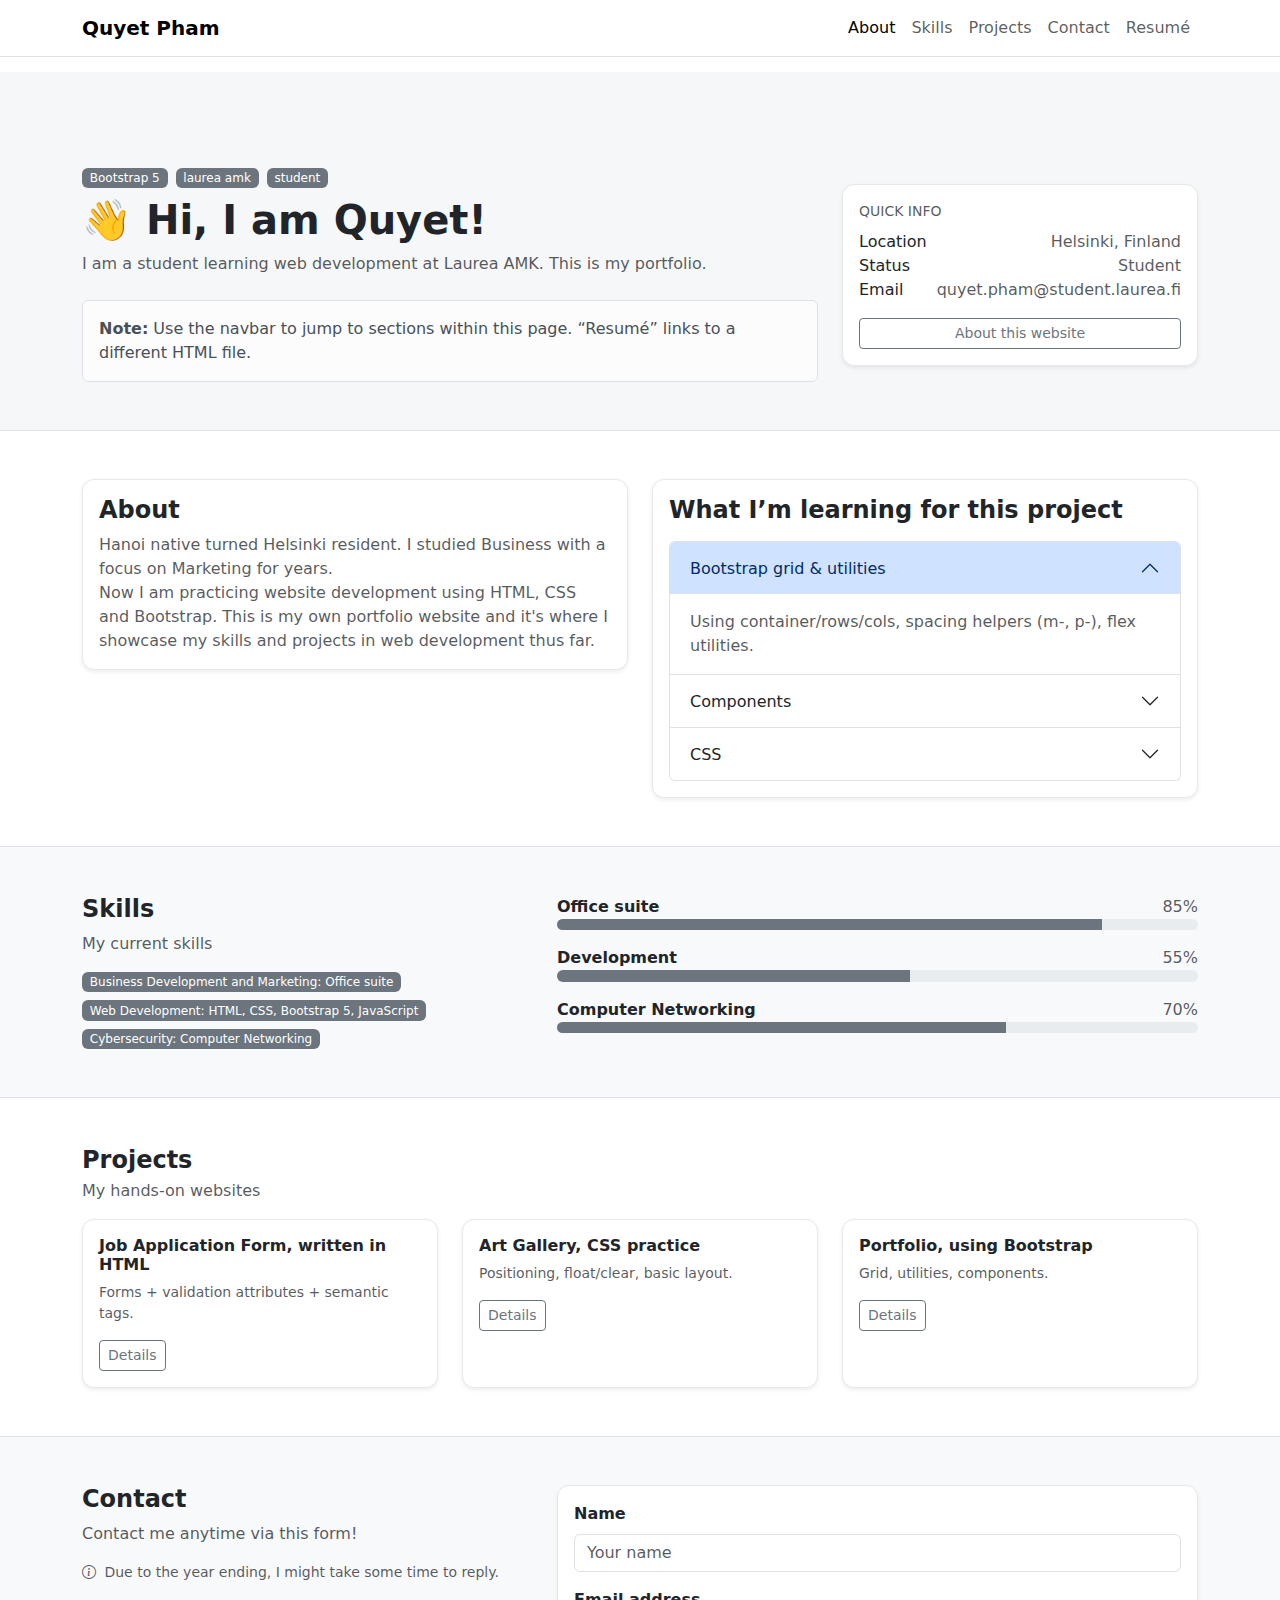
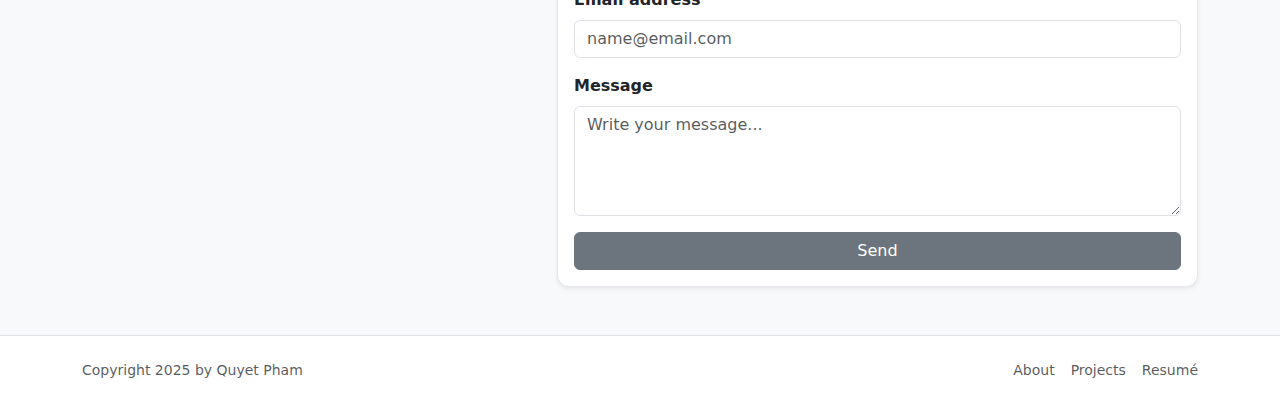
<file: Bootstrap_Assignment/index.html>
<!DOCTYPE html>
<html lang="en">
<head>
  <meta charset="UTF-8" />
  <meta name="viewport" content="width=device-width, initial-scale=1.0"/>
  <title>Quyet Pham - Portfolio built with Bootstrap 5</title>

  <!-- Bootstrap 5 -->
  <link href="https://cdn.jsdelivr.net/npm/bootstrap@5.3.3/dist/css/bootstrap.min.css" rel="stylesheet">
  <link rel="stylesheet" href="https://cdn.jsdelivr.net/npm/bootstrap-icons@1.11.3/font/bootstrap-icons.min.css">

  <!-- Custom CSS -->
  <link rel="stylesheet" href="styles.css">
</head>

<body data-bs-spy="scroll" data-bs-target="#mainNav" data-bs-offset="80" tabindex="0">
  <!-- Navbar: responsive + collapse -->
  <nav id="mainNav" class="navbar navbar-expand-lg navbar-light bg-white border-bottom fixed-top">
    <div class="container">
      <a class="navbar-brand fw-semibold" href="index.html">Quyet Pham</a>

      <button class="navbar-toggler" type="button" data-bs-toggle="collapse" data-bs-target="#navContent"
              aria-controls="navContent" aria-expanded="false" aria-label="Toggle navigation">
        <span class="navbar-toggler-icon"></span>
      </button>

      <div id="navContent" class="collapse navbar-collapse">
        <ul class="navbar-nav ms-auto mb-2 mb-lg-0">
          <li class="nav-item"><a class="nav-link" href="#about">About</a></li>
          <li class="nav-item"><a class="nav-link" href="#skills">Skills</a></li>
          <li class="nav-item"><a class="nav-link" href="#projects">Projects</a></li>
          <li class="nav-item"><a class="nav-link" href="#contact">Contact</a></li>
          <!-- another HTML file -->
          <li class="nav-item"><a class="nav-link" href="resume.html">Resumé</a></li>
        </ul>
      </div>
    </div>
  </nav>

  <!-- hero -->
  <header class="bg-light border-bottom">
    <div class="container-fluid pt-5">
      <div class="container py-5">
        <div class="row g-4 align-items-center">
          <div class="col-12 col-md-8">
            <div class="d-flex gap-2 flex-wrap mb-2">
              <span class="badge text-bg-secondary">Bootstrap 5</span>
              <span class="badge text-bg-secondary">laurea amk</span>
              <span class="badge text-bg-secondary">student</span>
            </div>

            <h1 class="display-6 fw-bold mb-2">👋 Hi, I am Quyet!</h1>
            <p class="text-muted mb-4">
              I am a student learning web development at Laurea AMK. This is my portfolio.              
            </p>

            <!-- alert component -->
            <div class="alert alert-light border mb-0" role="alert">
              <strong>Note:</strong> Use the navbar to jump to sections within this page. “Resumé” links to a different HTML file.
            </div>
          </div>

          <div class="col-12 col-md-4">
            <!-- card component -->
            <div class="card shadow-sm">
              <div class="card-body">
                <p class="text-uppercase small text-muted mb-2">Quick info</p>
                <ul class="list-unstyled mb-0">
                  <li class="d-flex justify-content-between"><span>Location</span><span class="text-muted">Helsinki, Finland</span></li>
                  <li class="d-flex justify-content-between"><span>Status</span><span class="text-muted">Student</span></li>
                  <li class="d-flex justify-content-between"><span>Email</span><span class="text-muted">quyet.pham@student.laurea.fi</span></li>                  
                </ul>

                <!-- modal trigger button -->
                <button class="btn btn-outline-secondary btn-sm mt-3 w-100"
                        data-bs-toggle="modal" data-bs-target="#aboutModal">
                  About this website
                </button>
              </div>
            </div>
          </div>

        </div>
      </div>
    </div>
  </header>

  <!-- section 1: about (card + accordion) -->
  <section id="about" class="py-5">
    <div class="container">
      <div class="row g-4">
        <div class="col-12 col-lg-6">
          <div class="card shadow-sm">
            <div class="card-body">
              <h2 class="h4 fw-bold">About</h2>
              <p class="text-muted mb-0">
                Hanoi native turned Helsinki resident. I studied Business with a focus on Marketing for years. <br>
                Now I am practicing website development using HTML, CSS and Bootstrap.
                This is my own portfolio website and it's where I showcase my skills and projects in web development thus far.
              </p>
            </div>
          </div>
        </div>

        <div class="col-12 col-lg-6">
          <!-- accordion component -->
          <div class="card shadow-sm">
            <div class="card-body">
              <h2 class="h4 fw-bold mb-3">What I’m learning for this project</h2>

              <div class="accordion" id="learningAccordion">
                <div class="accordion-item">
                  <h2 class="accordion-header">
                    <button class="accordion-button" type="button" data-bs-toggle="collapse" data-bs-target="#a1">
                      Bootstrap grid & utilities
                    </button>
                  </h2>
                  <div id="a1" class="accordion-collapse collapse show" data-bs-parent="#learningAccordion">
                    <div class="accordion-body text-muted">
                      Using container/rows/cols, spacing helpers (m-, p-), flex utilities.
                    </div>
                  </div>
                </div>

                <div class="accordion-item">
                  <h2 class="accordion-header">
                    <button class="accordion-button collapsed" type="button" data-bs-toggle="collapse" data-bs-target="#a2">
                      Components
                    </button>
                  </h2>
                  <div id="a2" class="accordion-collapse collapse" data-bs-parent="#learningAccordion">
                    <div class="accordion-body text-muted">
                      Cards, accordions, modals, alerts, forms, badges, and progress bars.
                    </div>
                  </div>
                </div>

                <div class="accordion-item">
                  <h2 class="accordion-header">
                    <button class="accordion-button collapsed" type="button" data-bs-toggle="collapse" data-bs-target="#a3">
                      CSS
                    </button>
                  </h2>
                  <div id="a3" class="accordion-collapse collapse" data-bs-parent="#learningAccordion">
                    <div class="accordion-body text-muted">
                      Small tweaks without breaking Bootstrap’s layout.
                    </div>
                  </div>
                </div>
              </div>

            </div>
          </div>
        </div>

      </div>
    </div>
  </section>

  <!-- section 2: skills (badges + progress) -->
  <section id="skills" class="py-5 bg-light border-top border-bottom">
    <div class="container">
      <div class="row g-4 align-items-start">
        <div class="col-12 col-md-5">
          <h2 class="h4 fw-bold">Skills</h2>
          <p class="text-muted">My current skills</p>

          <div class="d-flex flex-wrap gap-2">
            <span class="badge text-bg-secondary">Business Development and Marketing: Office suite</span>
            <span class="badge text-bg-secondary">Web Development: HTML, CSS, Bootstrap 5, JavaScript</span>
            <span class="badge text-bg-secondary">Cybersecurity: Computer Networking</span>
          </div>
        </div>

        <div class="col-12 col-md-7">
          <div class="mb-3">
            <div class="d-flex justify-content-between">
              <span class="fw-semibold">Office suite</span><span class="text-muted">85%</span>
            </div>
            <div class="progress" aria-label="HTML progress" role="progressbar" aria-valuenow="85" aria-valuemin="0" aria-valuemax="100">
              <div class="progress-bar bg-secondary" style="width: 85%"></div>
            </div>
          </div>

          <div class="mb-3">
            <div class="d-flex justify-content-between">
              <span class="fw-semibold">Development</span><span class="text-muted">55%</span>
            </div>
            <div class="progress" aria-label="CSS progress" role="progressbar" aria-valuenow="55" aria-valuemin="0" aria-valuemax="100">
              <div class="progress-bar bg-secondary" style="width: 55%"></div>
            </div>
          </div>

          <div class="mb-0">
            <div class="d-flex justify-content-between">
              <span class="fw-semibold">Computer Networking</span><span class="text-muted">70%</span>
            </div>
            <div class="progress" aria-label="Bootstrap progress" role="progressbar" aria-valuenow="70" aria-valuemin="0" aria-valuemax="100">
              <div class="progress-bar bg-secondary" style="width: 70%"></div>
            </div>
          </div>
        </div>

      </div>
    </div>
  </section>

  <!-- section 3: projects (cards + modal details) -->
  <section id="projects" class="py-5">
    <div class="container">
      <div class="d-flex justify-content-between align-items-end mb-3">
        <div>
          <h2 class="h4 fw-bold mb-1">Projects</h2>
          <p class="text-muted mb-0">My hands-on websites</p>
        </div>
      </div>

      <div class="row g-4">
        <div class="col-12 col-sm-6 col-lg-4">
          <div class="card shadow-sm h-100">
            <div class="card-body">
              <h3 class="h6 fw-semibold">Job Application Form, written in HTML</h3>
              <p class="text-muted small mb-3">Forms + validation attributes + semantic tags.</p>
              <button class="btn btn-outline-secondary btn-sm" data-bs-toggle="modal" data-bs-target="#p1">
                Details
              </button>
            </div>
          </div>
        </div>

        <div class="col-12 col-sm-6 col-lg-4">
          <div class="card shadow-sm h-100">
            <div class="card-body">
              <h3 class="h6 fw-semibold">Art Gallery, CSS practice</h3>
              <p class="text-muted small mb-3">Positioning, float/clear, basic layout.</p>
              <button class="btn btn-outline-secondary btn-sm" data-bs-toggle="modal" data-bs-target="#p2">
                Details
              </button>
            </div>
          </div>
        </div>

        <div class="col-12 col-sm-6 col-lg-4">
          <div class="card shadow-sm h-100">
            <div class="card-body">
              <h3 class="h6 fw-semibold">Portfolio, using Bootstrap</h3>
              <p class="text-muted small mb-3">Grid, utilities, components.</p>
              <button class="btn btn-outline-secondary btn-sm" data-bs-toggle="modal" data-bs-target="#p3">
                Details
              </button>
            </div>
          </div>
        </div>
      </div>

    </div>
  </section>

  <!-- section 4: contact (form + button) -->
  <section id="contact" class="py-5 bg-light border-top">
    <div class="container">
      <div class="row g-4 align-items-start">
        <div class="col-12 col-md-5">
          <h2 class="h4 fw-bold">Contact</h2>
          <p class="text-muted">
            Contact me anytime via this form!
          </p>
          <p class="text-muted small mb-0">
            <i class="bi bi-info-circle me-1"></i>
            Due to the year ending, I might take some time to reply.
          </p>
        </div>

        <div class="col-12 col-md-7">
          <form class="card card-body shadow-sm">
            <div class="mb-3">
              <label for="cname" class="form-label fw-semibold">Name</label>
              <input id="cname" class="form-control" type="text" placeholder="Your name">
            </div>
            <div class="mb-3">
              <label for="cemail" class="form-label fw-semibold">Email address</label>
              <input id="cemail" class="form-control" type="email" placeholder="name@email.com">
            </div>
            <div class="mb-3">
              <label for="cmsg" class="form-label fw-semibold">Message</label>
              <textarea id="cmsg" class="form-control" rows="4" placeholder="Write your message..."></textarea>
            </div>
            <button class="btn btn-secondary" type="submit">Send</button>
          </form>
        </div>
      </div>
    </div>
  </section>

  <!-- section 5: footer -->
  <footer class="py-4 bg-white border-top">
    <div class="container d-flex flex-column flex-md-row justify-content-between align-items-center gap-2">
      <span class="text-muted small">Copyright 2025 by Quyet Pham</span>
      <div class="d-flex gap-3">
        <a class="text-muted small text-decoration-none" href="#about">About</a>
        <a class="text-muted small text-decoration-none" href="#projects">Projects</a>
        <a class="text-muted small text-decoration-none" href="resume.html">Resumé</a>
      </div>
    </div>
  </footer>

  <!-- modal components -->
  <div class="modal fade" id="aboutModal" tabindex="-1" aria-hidden="true">
    <div class="modal-dialog">
      <div class="modal-content">
        <div class="modal-header">
          <h5 class="modal-title">About this portfolio</h5>
          <button class="btn-close" type="button" data-bs-dismiss="modal" aria-label="Close"></button>
        </div>
        <div class="modal-body text-muted">
          Built in late 2025 with Bootstrap 5 cdn, components, and custom CSS ❤️
        </div>
      </div>
    </div>
  </div>

  <div class="modal fade" id="p1" tabindex="-1" aria-hidden="true">
    <div class="modal-dialog">
      <div class="modal-content">
        <div class="modal-header">
          <h5 class="modal-title">Project: Job Application Form</h5>
          <button class="btn-close" type="button" data-bs-dismiss="modal"></button>
        </div>
        <div class="modal-body text-muted">
          Practiced inputs, labels, required fields, patterns, and semantic layout.
        </div>
      </div>
    </div>
  </div>

  <div class="modal fade" id="p2" tabindex="-1" aria-hidden="true">
    <div class="modal-dialog">
      <div class="modal-content">
        <div class="modal-header">
          <h5 class="modal-title">Project: CSS Art Gallery</h5>
          <button class="btn-close" type="button" data-bs-dismiss="modal"></button>
        </div>
        <div class="modal-body text-muted">
          Practiced CSS positioning (fixed/sticky/absolute), float/clear, and file paths.
        </div>
      </div>
    </div>
  </div>

  <div class="modal fade" id="p3" tabindex="-1" aria-hidden="true">
    <div class="modal-dialog">
      <div class="modal-content">
        <div class="modal-header">
          <h5 class="modal-title">Project: Portfolio with Bootstrap</h5>
          <button class="btn-close" type="button" data-bs-dismiss="modal"></button>
        </div>
        <div class="modal-body text-muted">
          Using Bootstrap grid and multiple components for this portfolio website.
        </div>
      </div>
    </div>
  </div>

  <!-- bootstrap JS bundle -->
  <script src="https://cdn.jsdelivr.net/npm/bootstrap@5.3.3/dist/js/bootstrap.bundle.min.js"></script>
</body>
</html>
</file>
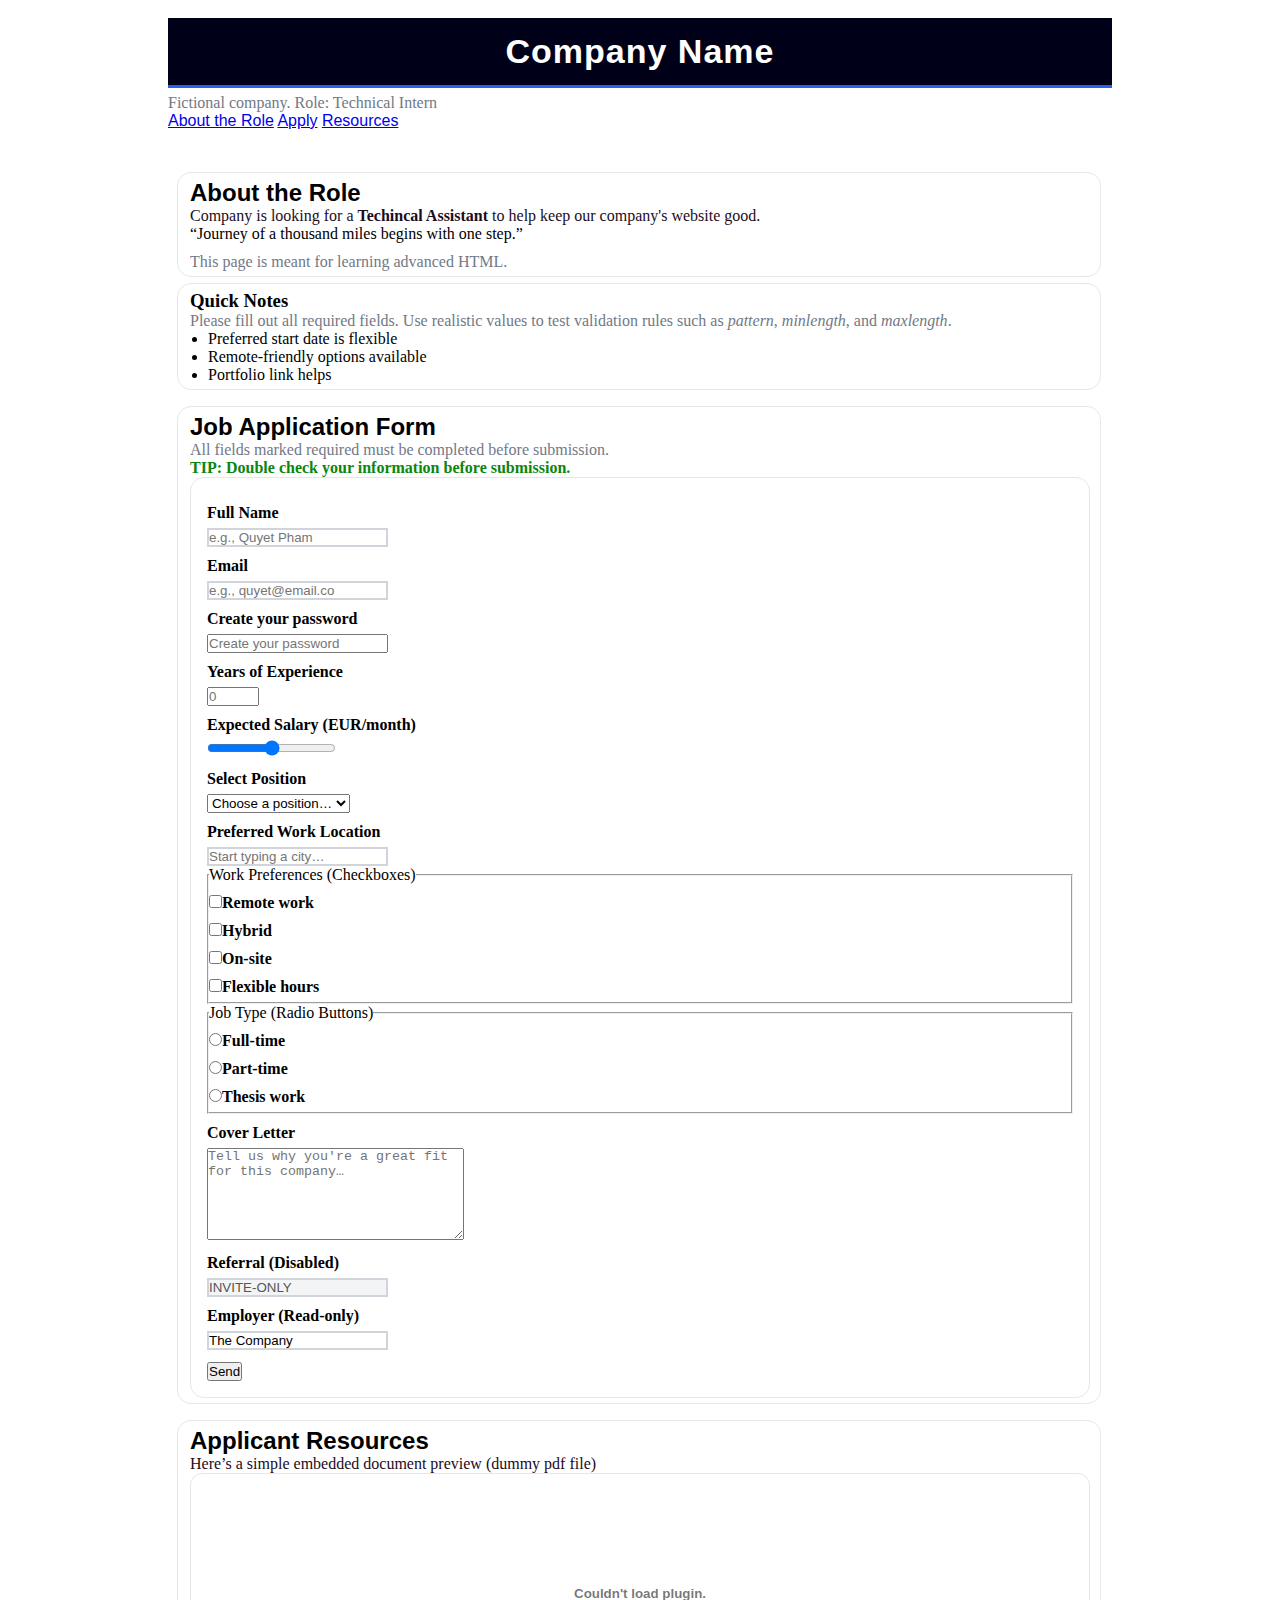
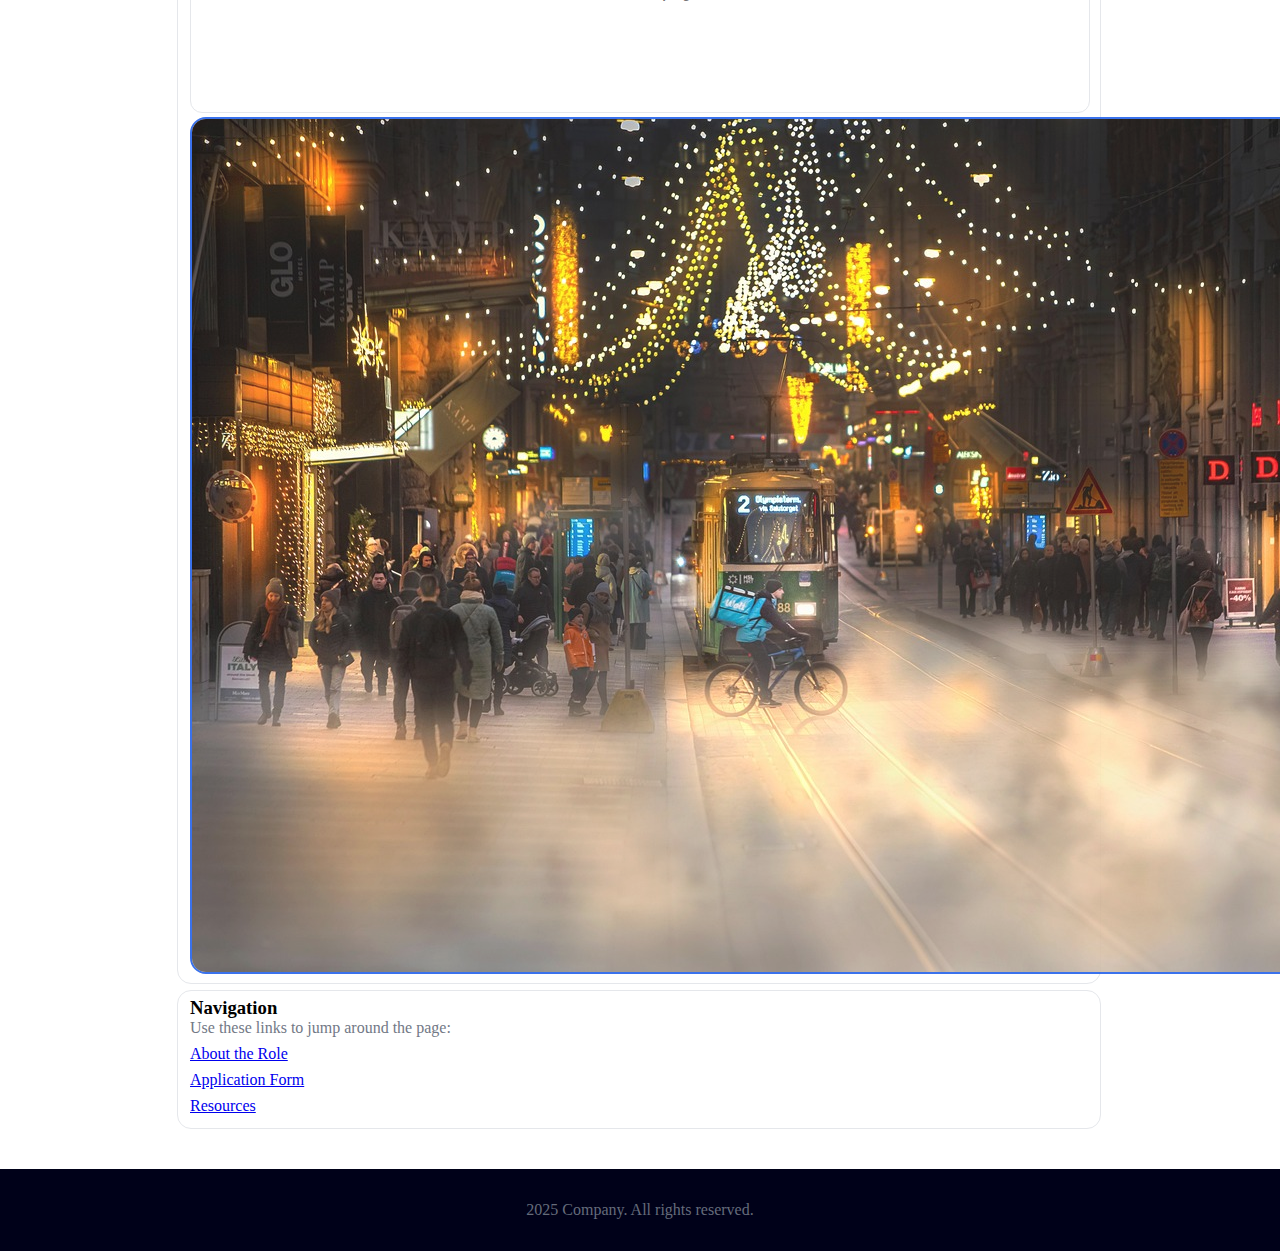
<file: CSS_Assignment_1/index.html>
<!DOCTYPE html>
<html lang="en">
<head>
  <meta charset="UTF-8" />
  <meta name="viewport" content="width=device-width, initial-scale=1.0" />
  <title>Job Applicationfor Techincal Internship</title>
  <link rel="stylesheet" href="style.css">
  <!-- Basic page styling >> disabled for CSS assignment
  <style>
    body { font-family: Arial, sans-serif; margin: 0; background: #f6f7fb; color: #101; }
    header, footer { background: #000119; color: #cccffe; padding: 18px; }
    nav a { color: #cccffe; margin-right: 14px; text-decoration: none; }
    nav a:hover { text-decoration: underline; }
    .wrap { max-width: 980px; margin: 0 auto; padding: 18px; }
    .grid { display: grid; grid-template-columns: 2fr 1fr; gap: 16px; align-items: start; }
    .card { background: #cccffe; border: 1px solid #e5e7eb; border-radius: 14px; padding: 16px; }
    .muted { color: #6b7280; }
    label { display: block; margin: 10px 0 6px; font-weight: 600; }
    input, select, textarea { width: 100%; padding: 10px; border: 1px solid #d1d5db; border-radius: 10px; }
    fieldset { border: 1px solid #e5e7eb; border-radius: 12px; padding: 12px; margin-top: 12px; }
    legend { font-weight: 700; padding: 0 6px; }
    .row { display: grid; grid-template-columns: 1fr 1fr; gap: 12px; }
    .inline { display: flex; gap: 12px; flex-wrap: wrap; }
    .inline label { display: inline-flex; align-items: center; gap: 8px; margin: 6px 0; font-weight: 500; }
    .inline input { width: auto; }
    .btn { background: #2563eb; color: #cccffe; border: none; cursor: pointer; padding: 10px 14px; border-radius: 10px; }
    .btn:hover { filter: brightness(0.95); }
    aside .small { font-size: 14px; }
    blockquote { margin: 0; padding: 12px 14px; border-left: 5px solid #2563eb; background: #eef2ff; border-radius: 12px; }
    embed { width: 100%; height: 240px; border: 1px solid #e5e7eb; border-radius: 12px; }
    footer p { margin: 6px 0 0; }
  </style> -->
</head>

<body>
  <!-- HEADER + NAVIGATION -->
  <header>
    <div class="wrap">
      <h1 id="main-title" class="title" style="margin:0;">Company Name</h1> <!-- placeholder name, cannot think of a compnay -->
      <p class="muted" style="margin:6px 0 0;">
        Fictional company. Role: Technical Intern
      </p>

      <nav class="menu" aria-label="Primary navigation">
        <a href="#about" title="Jump to role overview">About the Role</a>
        <a href="#apply" title="Jump to application form">Apply</a>
        <a href="#resources" title="Jump to applicant resources">Resources</a>
      </nav>
    </div>
  </header>

  <main class="wrap">
    <section id="about" class="grid">
      <article class="card">
        <!-- ARTICLE (testing) -->
        <h2>About the Role</h2>
        <p>
          Company is looking for a <strong>Techincal Assistant</strong> to help keep our company's website good.
        </p>

        <!-- BLOCKQUOTE -->
        <blockquote>
          “Journey of a thousand miles begins with one step.”
        </blockquote>

        <p class="muted" style="margin-top:10px;">
          This page is meant for learning advanced HTML.
        </p>
      </article>

      <!-- ASIDE -->
      <aside class="card">
        <h3>Quick Notes</h3>
        <p class="small muted">
          Please fill out all required fields. Use realistic values to test validation rules such as
          <em>pattern</em>, <em>minlength</em>, and <em>maxlength</em>.
        </p>
        <ul class="small main-list">
          <li>Preferred start date is flexible</li>
          <li>Remote-friendly options available</li>
          <li>Portfolio link helps</li>
        </ul>
      </aside>
    </section>

    <section id="apply" class="card form-section" style="margin-top:16px;">
      <h2>Job Application Form</h2>
      <p class="muted">All fields marked required must be completed before submission.</p>
	  <p class="green bold">TIP: Double check your information before submission.</p>

      <!-- FORM -->
      <form action="/submit" method="post" autocomplete="on" aria-label="Job application form">
        <!-- TEXT INPUTS -->
        <!-- Full Name -->
        <label for="fullName">Full Name</label>
        <input
          type="text"
          id="fullName"
          name="fullName"
          placeholder="e.g., Quyet Pham"
          required
          aria-required="true"
          minlength="2"
          maxlength="40"
          pattern="[A-Za-zÀ-ÖØ-öø-ÿ' -]{2,40}"
          title="Only valid characters allowed (2–40 characters)"
        />

        <!-- Email, using text type -->
        <label for="email">Email</label>
        <input
          type="text"
          id="email"
          name="email"
          placeholder="e.g., quyet@email.co"
          required
          minlength="6"
          maxlength="60"
          pattern="^[^\s@]+@[^\s@]+\.[^\s@]+$"
          title="Enter a valid email address (example: name@domain.com)"
        />

        <!-- PASSWORD FIELD -->
        <label for="password">Create your password</label>
        <input
          type="password" 
		  id="password" name="password" 
		  placeholder="Create your password" required
          minlength="8"
          maxlength="30"
          pattern="(?=.*[A-Za-z])(?=.*\d)[A-Za-z\d!@#$%^&*]{8,30}"
          title="8–30 characters, include at least 1 letter and 1 number"
        />

        <!-- NUMBER INPUT -->
        <div class="row">
          <div>
            <label for="experience">Years of Experience</label>
            <input
              type="number"
              id="experience"
              name="experience"
              min="0"
              max="30"
              placeholder="0"
              required
            />
          </div>

          <!-- RANGE SLIDER -->
          <div>
            <label for="salary">Expected Salary (EUR/month)</label>
            <input
              type="range"
              id="salary"
              name="salary"
              min="1000"
              max="10000"
              step="250"
            />
          </div>
        </div>

        <!-- DROPDOWN MENU -->
        <label for="position">Select Position</label>
        <select id="position" name="position" required>
          <option value="" selected disabled>Choose a position…</option>
          <option value="technical-intern">Technical Intern</option>
          <option value="technical-assistant">Technical Assistant</option>
          <option value="qa-tester">QA Tester</option>
        </select>

        <!-- DATALIST -->
        <label for="city">Preferred Work Location</label>
        <input
          type="text"
          id="city"
          name="city"
          list="citySuggestions"
          placeholder="Start typing a city…"
        />
        <datalist id="citySuggestions">
          <option value="Luxembourg City"></option>
          <option value="Metz"></option>
          <option value="Helsinki"></option>
          <option value="Hanoi"></option>
          <option value="Remote"></option>
        </datalist>

        <!-- CHECKBOXES -->
        <fieldset>
          <legend>Work Preferences (Checkboxes)</legend>
          <!-- comment: checkboxes allow multiple selections -->
          <div class="inline">
            <label><input type="checkbox" name="preferences" value="remote" />Remote work</label>
            <label><input type="checkbox" name="preferences" value="hybrid" />Hybrid</label>
            <label><input type="checkbox" name="preferences" value="on-site" />On-site</label>
            <label><input type="checkbox" name="preferences" value="flex-hours" />Flexible hours</label>
          </div>
        </fieldset>

        <!-- RADIO BUTTONS -->
        <fieldset>
          <legend>Job Type (Radio Buttons)</legend>
          <!-- comment: radio buttons allow one choice per group (same name) -->
          <div class="inline">
            <label><input type="radio" name="jobType" value="full-time" required />Full-time</label>
            <label><input type="radio" name="jobType" value="part-time" />Part-time</label>
            <label><input type="radio" name="jobType" value="internship" />Thesis work</label>
          </div>
        </fieldset>

        <!-- TEXTAREA -->
        <label for="coverLetter">Cover Letter</label>
        <textarea
          id="coverLetter"
          name="coverLetter"
          rows="6"
          cols="30"
          placeholder="Tell us why you're a great fit for this company…"
          required
        ></textarea>

        <!-- DISABLED & READ-ONLY -->
        <div class="row">
          <div>
            <label for="ref">Referral (Disabled)</label>
            <input
              type="text"
              id="ref"
              name="ref"
              value="INVITE-ONLY"
              disabled
              title="Disabled field example"
            />
          </div>
          <div>
            <label for="employer">Employer (Read-only)</label>
            <input
              type="text"
              id="employer"
              name="employer"
              value="The Company"
              readonly
              title="Read-only field example"
            />
          </div>
        </div>

        <!-- SUBMIT BUTTON, sends the form data to the action URL -->
        <input class="btn" type="submit" value="Send" style="margin-top:12px;" />
      </form>
    </section>

    <section id="resources" class="grid" style="margin-top:16px;">
      <article class="card">
        <h2>Applicant Resources</h2>
        <p>
          Here’s a simple embedded document preview (dummy pdf file)
        </p>

        <!-- EMBED stuff-->
        <embed
          src="https://www.w3.org/WAI/ER/tests/xhtml/testfiles/resources/pdf/dummy.pdf"
          type="application/pdf"
        />
		<img src="winter-helsinki.jpg" alt="Winter image">
      </article>

      <aside class="card">
        <h3>Navigation</h3>
        <p class="muted small">Use these links to jump around the page:</p>
        <nav aria-label="Section navigation">
          <a href="#about" title="Go to About the Role" style="display:block; margin:8px 0;">About the Role</a>
          <a href="#apply" title="Go to the Form" style="display:block; margin:8px 0;">Application Form</a>
          <a href="#resources" title="Go to Resources" style="display:block; margin:8px 0;">Resources</a>
        </nav>
      </aside>
    </section>
  </main>

  <!-- FOOTER -->
  <footer>
    <div class="wrap">
      <p class="muted";>2025 Company. All rights reserved.</p>
    </div>
  </footer>
</body>
</html>
</file>
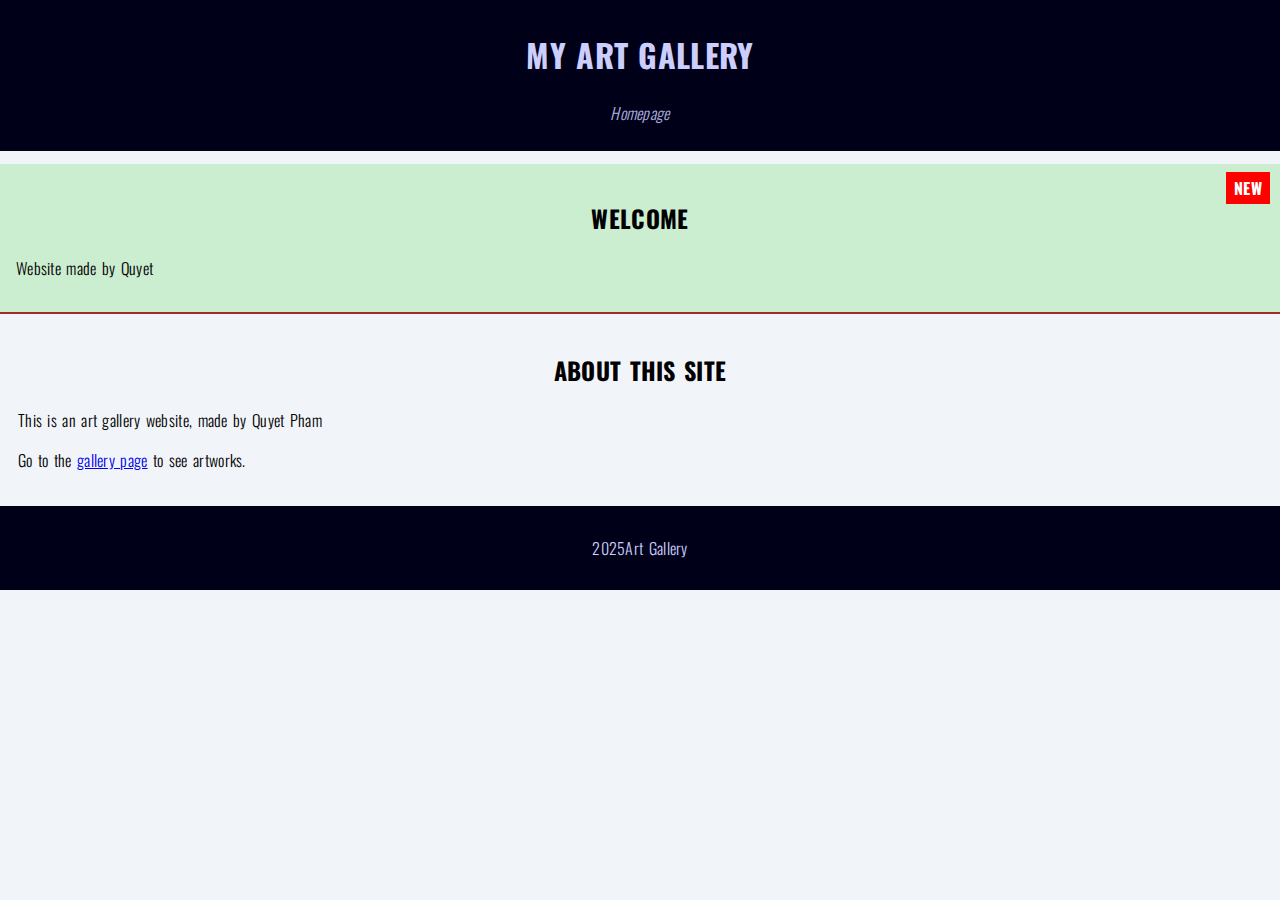
<file: CSS_Assignment_2/index.html>
<!DOCTYPE html>
<html lang="en">
<head>
  <meta charset="UTF-8">
  <title>Quick Art Gallery</title>

  <!-- Gogole Font -->
  <link rel="preconnect" href="https://fonts.googleapis.com">
  <link rel="preconnect" href="https://fonts.gstatic.com" crossorigin>
  <link href="https://fonts.googleapis.com/css2?family=Oswald:wght@300;600&display=swap" rel="stylesheet">

  <link rel="stylesheet" href="style.css">
</head>

<body>
  <!-- fixed header -->
  <header class="topbar">
    <h1 class="title">My Art Gallery</h1>
    <p class="sub">Homepage</p>
  </header>

  <!-- sticky navigation -->
  <nav class="nav">
    <a href="index.html">Home</a>
    <a href="gallery.html">Gallery</a>
  </nav>

  <!-- relative positioning -->
  <section class="banner">
    <h2>Welcome</h2>
    <span class="badge">NEW</span>
    <p>Website made by Quyet</p>
  </section>

  <main class="section">
    <h2>About This Site</h2>
    <p>
      This is an art gallery website, made by Quyet Pham
    </p>

    <p class="tiny">
      Go to the <a href="gallery.html">gallery page</a> to see artworks.
    </p>
  </main>

  <footer class="footer">
    <p>2025Art Gallery</p>	
  </footer>
</body>
</html>
</file>
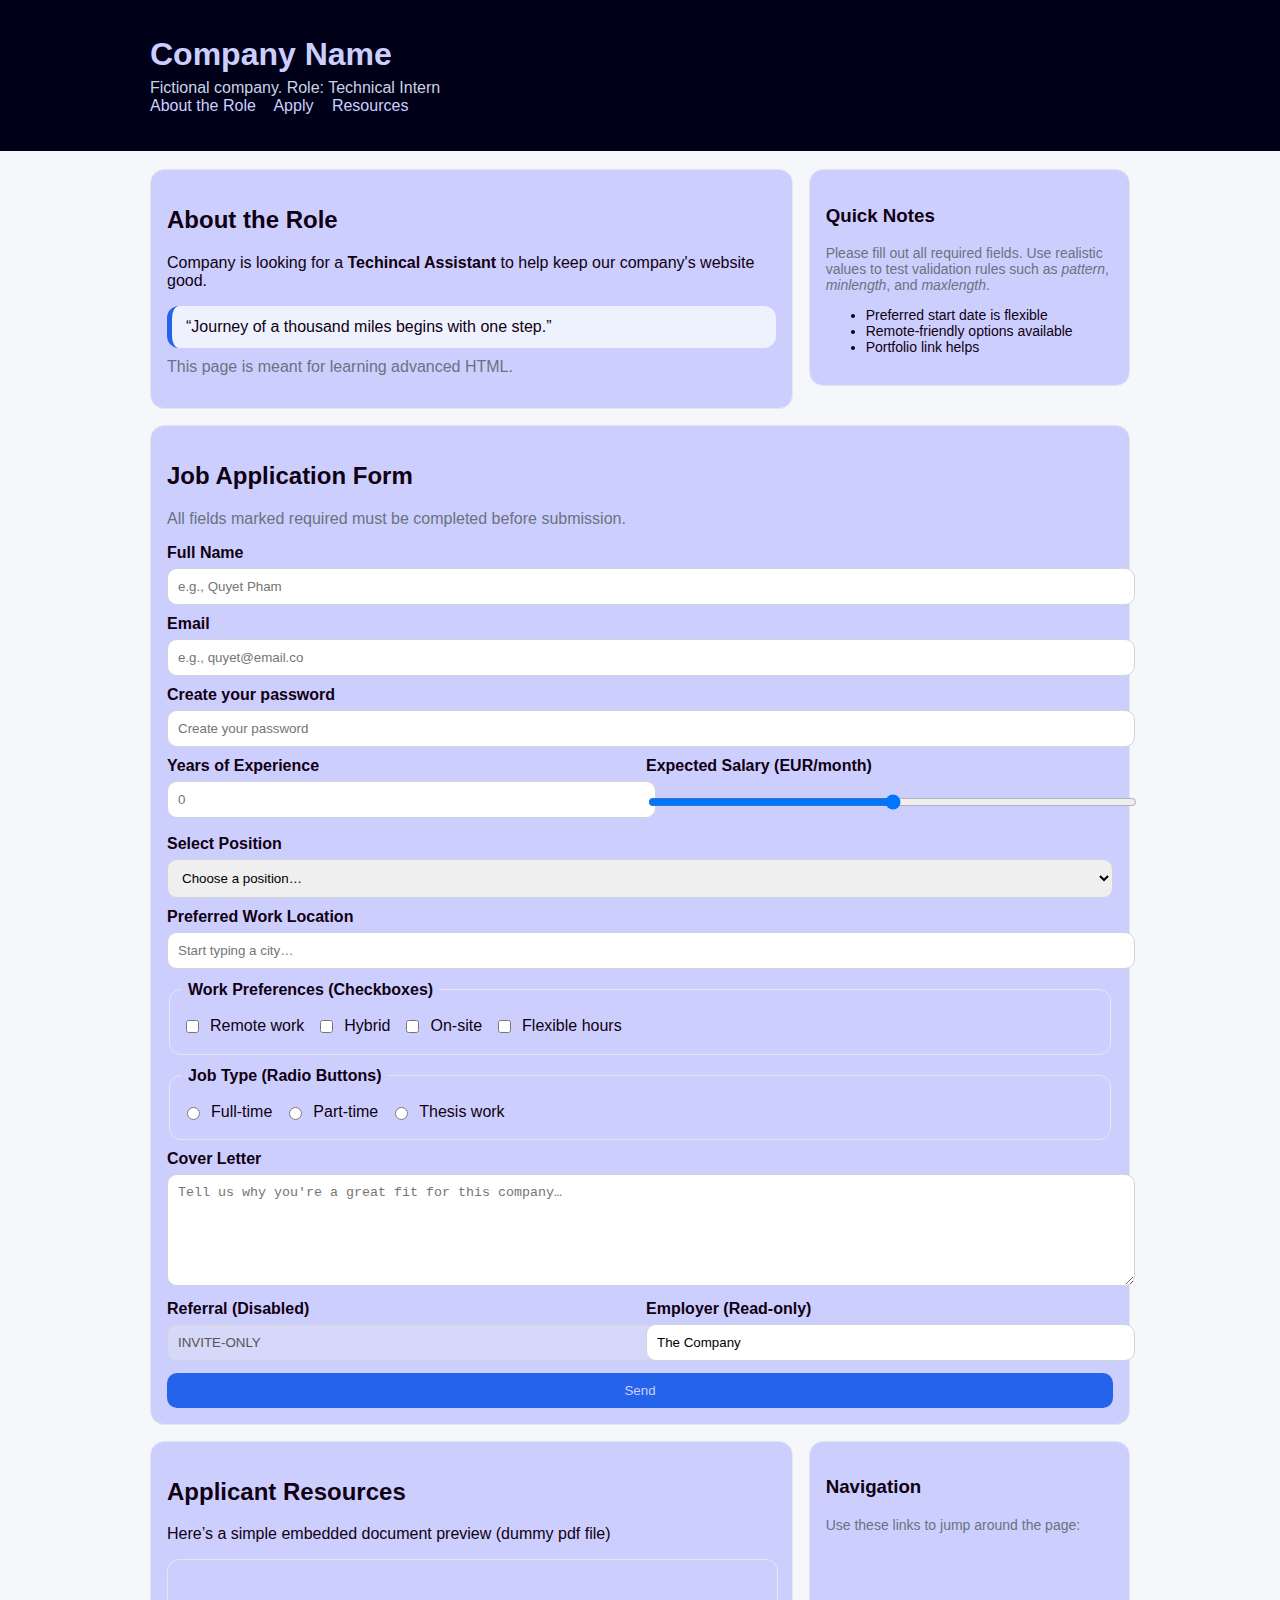
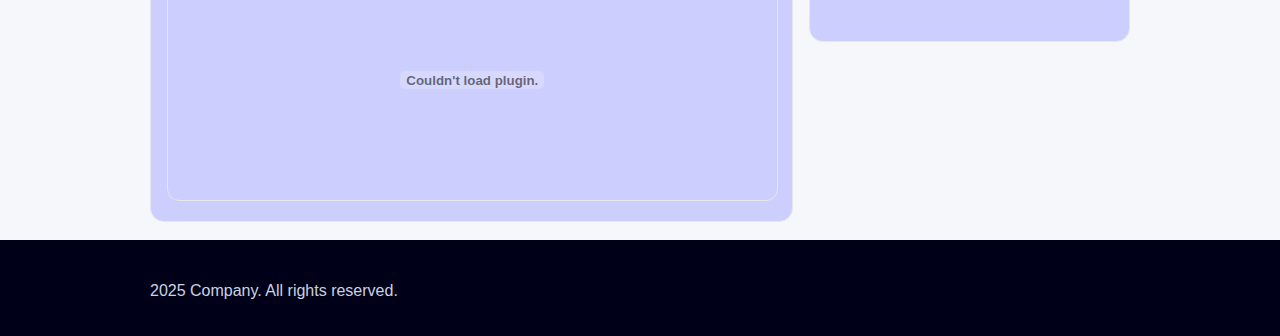
<file: HTML_Assignment_2/index.html>
<!DOCTYPE html>
<html lang="en">
<head>
  <meta charset="UTF-8" />
  <meta name="viewport" content="width=device-width, initial-scale=1.0" />
  <title>Job Applicationfor Techincal Internship</title>

  <!-- Basic page styling -->
  <style>
    body { font-family: Arial, sans-serif; margin: 0; background: #f6f7fb; color: #101; }
    header, footer { background: #000119; color: #cccffe; padding: 18px; }
    nav a { color: #cccffe; margin-right: 14px; text-decoration: none; }
    nav a:hover { text-decoration: underline; }
    .wrap { max-width: 980px; margin: 0 auto; padding: 18px; }
    .grid { display: grid; grid-template-columns: 2fr 1fr; gap: 16px; align-items: start; }
    .card { background: #cccffe; border: 1px solid #e5e7eb; border-radius: 14px; padding: 16px; }
    .muted { color: #6b7280; }
    label { display: block; margin: 10px 0 6px; font-weight: 600; }
    input, select, textarea { width: 100%; padding: 10px; border: 1px solid #d1d5db; border-radius: 10px; }
    fieldset { border: 1px solid #e5e7eb; border-radius: 12px; padding: 12px; margin-top: 12px; }
    legend { font-weight: 700; padding: 0 6px; }
    .row { display: grid; grid-template-columns: 1fr 1fr; gap: 12px; }
    .inline { display: flex; gap: 12px; flex-wrap: wrap; }
    .inline label { display: inline-flex; align-items: center; gap: 8px; margin: 6px 0; font-weight: 500; }
    .inline input { width: auto; }
    .btn { background: #2563eb; color: #cccffe; border: none; cursor: pointer; padding: 10px 14px; border-radius: 10px; }
    .btn:hover { filter: brightness(0.95); }
    aside .small { font-size: 14px; }
    blockquote { margin: 0; padding: 12px 14px; border-left: 5px solid #2563eb; background: #eef2ff; border-radius: 12px; }
    embed { width: 100%; height: 240px; border: 1px solid #e5e7eb; border-radius: 12px; }
    footer p { margin: 6px 0 0; }
  </style>
</head>

<body>
  <!-- HEADER + NAVIGATION -->
  <header>
    <div class="wrap">
      <h1 style="margin:0;">Company Name</h1> <!-- placeholder name, cannot think of a compnay -->
      <p class="muted" style="margin:6px 0 0; color:#cbd5e1;">
        Fictional company. Role: Technical Intern
      </p>

      <nav aria-label="Primary navigation">
        <a href="#about" title="Jump to role overview">About the Role</a>
        <a href="#apply" title="Jump to application form">Apply</a>
        <a href="#resources" title="Jump to applicant resources">Resources</a>
      </nav>
    </div>
  </header>

  <main class="wrap">
    <section id="about" class="grid">
      <article class="card">
        <!-- ARTICLE (testing) -->
        <h2>About the Role</h2>
        <p>
          Company is looking for a <strong>Techincal Assistant</strong> to help keep our company's website good.
        </p>

        <!-- BLOCKQUOTE -->
        <blockquote>
          “Journey of a thousand miles begins with one step.”
        </blockquote>

        <p class="muted" style="margin-top:10px;">
          This page is meant for learning advanced HTML.
        </p>
      </article>

      <!-- ASIDE -->
      <aside class="card">
        <h3>Quick Notes</h3>
        <p class="small muted">
          Please fill out all required fields. Use realistic values to test validation rules such as
          <em>pattern</em>, <em>minlength</em>, and <em>maxlength</em>.
        </p>
        <ul class="small">
          <li>Preferred start date is flexible</li>
          <li>Remote-friendly options available</li>
          <li>Portfolio link helps</li>
        </ul>
      </aside>
    </section>

    <section id="apply" class="card" style="margin-top:16px;">
      <h2>Job Application Form</h2>
      <p class="muted">All fields marked required must be completed before submission.</p>

      <!-- FORM -->
      <form action="/submit" method="post" autocomplete="on" aria-label="Job application form">
        <!-- TEXT INPUTS -->
        <!-- Full Name -->
        <label for="fullName">Full Name</label>
        <input
          type="text"
          id="fullName"
          name="fullName"
          placeholder="e.g., Quyet Pham"
          required
          aria-required="true"
          minlength="2"
          maxlength="40"
          pattern="[A-Za-zÀ-ÖØ-öø-ÿ' -]{2,40}"
          title="Only valid characters allowed (2–40 characters)"
        />

        <!-- Email, using text type -->
        <label for="email">Email</label>
        <input
          type="text"
          id="email"
          name="email"
          placeholder="e.g., quyet@email.co"
          required
          minlength="6"
          maxlength="60"
          pattern="^[^\s@]+@[^\s@]+\.[^\s@]+$"
          title="Enter a valid email address (example: name@domain.com)"
        />

        <!-- PASSWORD FIELD -->
        <label for="password">Create your password</label>
        <input
          type="password" 
		  id="password" name="password" 
		  placeholder="Create your password" required
          minlength="8"
          maxlength="30"
          pattern="(?=.*[A-Za-z])(?=.*\d)[A-Za-z\d!@#$%^&*]{8,30}"
          title="8–30 characters, include at least 1 letter and 1 number"
        />

        <!-- NUMBER INPUT -->
        <div class="row">
          <div>
            <label for="experience">Years of Experience</label>
            <input
              type="number"
              id="experience"
              name="experience"
              min="0"
              max="30"
              placeholder="0"
              required
            />
          </div>

          <!-- RANGE SLIDER -->
          <div>
            <label for="salary">Expected Salary (EUR/month)</label>
            <input
              type="range"
              id="salary"
              name="salary"
              min="1000"
              max="10000"
              step="250"
            />
          </div>
        </div>

        <!-- DROPDOWN MENU -->
        <label for="position">Select Position</label>
        <select id="position" name="position" required>
          <option value="" selected disabled>Choose a position…</option>
          <option value="technical-intern">Technical Intern</option>
          <option value="technical-assistant">Technical Assistant</option>
          <option value="qa-tester">QA Tester</option>
        </select>

        <!-- DATALIST -->
        <label for="city">Preferred Work Location</label>
        <input
          type="text"
          id="city"
          name="city"
          list="citySuggestions"
          placeholder="Start typing a city…"
        />
        <datalist id="citySuggestions">
          <option value="Luxembourg City"></option>
          <option value="Metz"></option>
          <option value="Helsinki"></option>
          <option value="Hanoi"></option>
          <option value="Remote"></option>
        </datalist>

        <!-- CHECKBOXES -->
        <fieldset>
          <legend>Work Preferences (Checkboxes)</legend>
          <!-- comment: checkboxes allow multiple selections -->
          <div class="inline">
            <label><input type="checkbox" name="preferences" value="remote" />Remote work</label>
            <label><input type="checkbox" name="preferences" value="hybrid" />Hybrid</label>
            <label><input type="checkbox" name="preferences" value="on-site" />On-site</label>
            <label><input type="checkbox" name="preferences" value="flex-hours" />Flexible hours</label>
          </div>
        </fieldset>

        <!-- RADIO BUTTONS -->
        <fieldset>
          <legend>Job Type (Radio Buttons)</legend>
          <!-- comment: radio buttons allow one choice per group (same name) -->
          <div class="inline">
            <label><input type="radio" name="jobType" value="full-time" required />Full-time</label>
            <label><input type="radio" name="jobType" value="part-time" />Part-time</label>
            <label><input type="radio" name="jobType" value="internship" />Thesis work</label>
          </div>
        </fieldset>

        <!-- TEXTAREA -->
        <label for="coverLetter">Cover Letter</label>
        <textarea
          id="coverLetter"
          name="coverLetter"
          rows="6"
          cols="30"
          placeholder="Tell us why you're a great fit for this company…"
          required
        ></textarea>

        <!-- DISABLED & READ-ONLY -->
        <div class="row">
          <div>
            <label for="ref">Referral (Disabled)</label>
            <input
              type="text"
              id="ref"
              name="ref"
              value="INVITE-ONLY"
              disabled
              title="Disabled field example"
            />
          </div>
          <div>
            <label for="employer">Employer (Read-only)</label>
            <input
              type="text"
              id="employer"
              name="employer"
              value="The Company"
              readonly
              title="Read-only field example"
            />
          </div>
        </div>

        <!-- SUBMIT BUTTON, sends the form data to the action URL -->
        <input class="btn" type="submit" value="Send" style="margin-top:12px;" />
      </form>
    </section>

    <section id="resources" class="grid" style="margin-top:16px;">
      <article class="card">
        <h2>Applicant Resources</h2>
        <p>
          Here’s a simple embedded document preview (dummy pdf file)
        </p>

        <!-- EMBED, this seciton displays an external document/media like a PDF -->
        <embed
          src="https://www.w3.org/WAI/ER/tests/xhtml/testfiles/resources/pdf/dummy.pdf"
          type="application/pdf"
        />
      </article>

      <aside class="card">
        <h3>Navigation</h3>
        <p class="muted small">Use these links to jump around the page:</p>
        <nav aria-label="Section navigation">
          <a href="#about" title="Go to About the Role" style="display:block; margin:8px 0;">About the Role</a>
          <a href="#apply" title="Go to the Form" style="display:block; margin:8px 0;">Application Form</a>
          <a href="#resources" title="Go to Resources" style="display:block; margin:8px 0;">Resources</a>
        </nav>
      </aside>
    </section>
  </main>

  <!-- FOOTER -->
  <footer>
    <div class="wrap">
      <p class="muted" style="color:#cbd2e1;">2025 Company. All rights reserved.</p>
    </div>
  </footer>
</body>
</html>
</file>
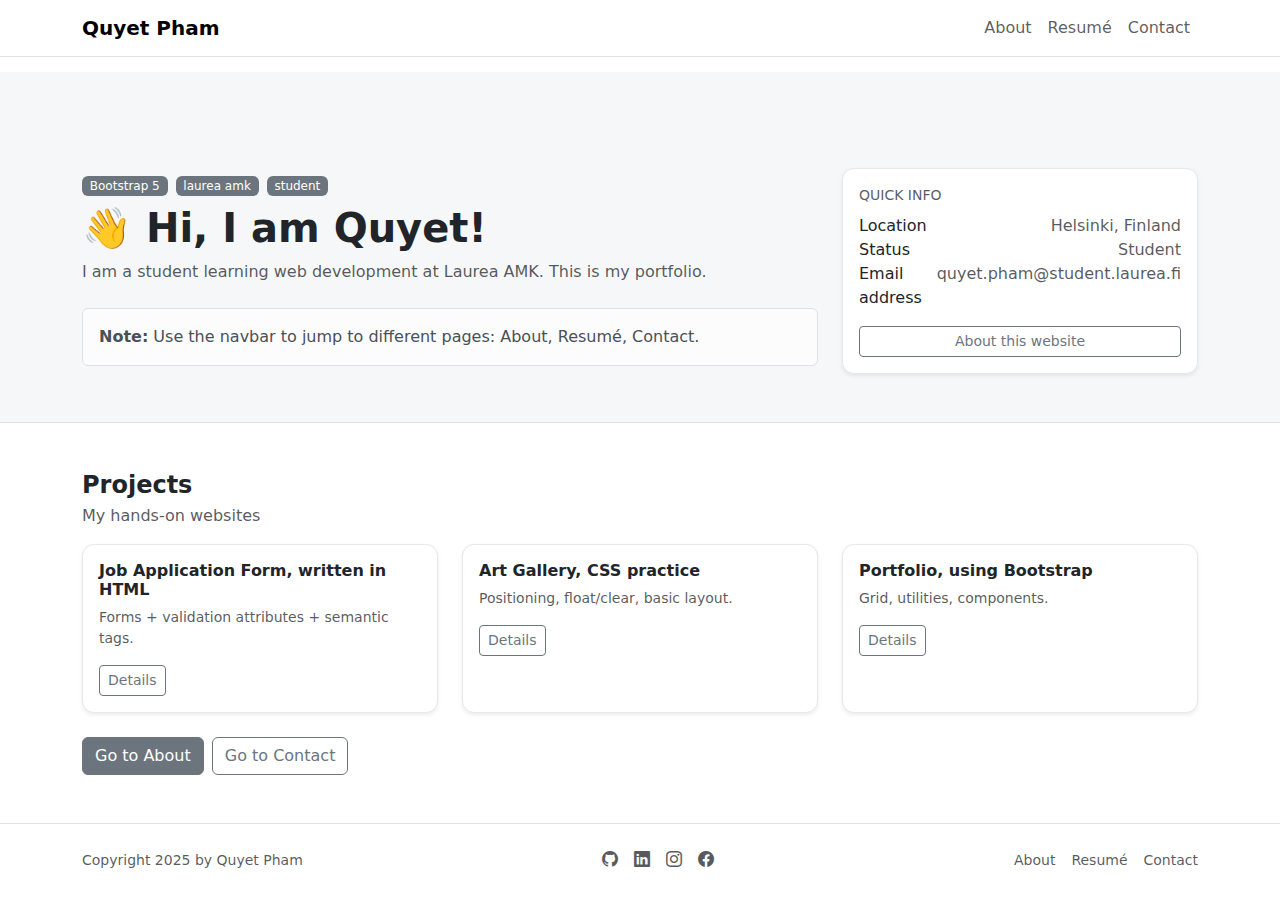
<file: WSD_Final_Project/index.html>
<!DOCTYPE html>
<html lang="en">
<head>
  <meta charset="UTF-8" />
  <meta name="viewport" content="width=device-width, initial-scale=1.0"/>
  <title>Quyet Pham - Portfolio built with Bootstrap 5</title>
  
  <!-- favicon -->
  <link rel="icon" href="favicon.ico">

  <!-- Bootstrap 5 -->
  <link href="https://cdn.jsdelivr.net/npm/bootstrap@5.3.3/dist/css/bootstrap.min.css" rel="stylesheet">
  <link rel="stylesheet" href="https://cdn.jsdelivr.net/npm/bootstrap-icons@1.11.3/font/bootstrap-icons.min.css">

  <!-- external CSS file -->
  <link rel="stylesheet" href="styles.css">
</head>

<body data-bs-spy="scroll" data-bs-target="#mainNav" data-bs-offset="80" tabindex="0">

  <!-- Navbar -->
  <nav id="mainNav" class="navbar navbar-expand-lg navbar-light bg-white border-bottom fixed-top">
    <div class="container">
      <a class="navbar-brand fw-semibold" href="index.html">Quyet Pham</a>

      <button class="navbar-toggler" type="button" data-bs-toggle="collapse" data-bs-target="#navContent"
              aria-controls="navContent" aria-expanded="false" aria-label="Toggle navigation">
        <span class="navbar-toggler-icon"></span>
      </button>

      <div id="navContent" class="collapse navbar-collapse">
        <ul class="navbar-nav ms-auto mb-2 mb-lg-0">
          <!-- external HTML files -->
          <li class="nav-item"><a class="nav-link" href="about.html">About</a></li>
          <li class="nav-item"><a class="nav-link" href="resume.html">Resumé</a></li>          
          <li class="nav-item"><a class="nav-link" href="contact.html">Contact</a></li>                    
        </ul>
      </div>
    </div>
  </nav>

  <!-- hero -->
  <header class="bg-light border-bottom">
    <div class="container-fluid pt-5">
      <div class="container py-5">
        <div class="row g-4 align-items-center">
          <div class="col-12 col-md-8">
            <div class="d-flex gap-2 flex-wrap mb-2">
              <span class="badge text-bg-secondary">Bootstrap 5</span>
              <span class="badge text-bg-secondary">laurea amk</span>
              <span class="badge text-bg-secondary">student</span>
            </div>

            <h1 class="display-6 fw-bold mb-2">👋 Hi, I am Quyet!</h1>
            <p class="text-muted mb-4">
              I am a student learning web development at Laurea AMK. This is my portfolio.              
            </p>

            <!-- alert component -->
            <div class="alert alert-light border mb-0" role="alert">
              <strong>Note:</strong> Use the navbar to jump to different pages: About, Resumé, Contact.
            </div>
          </div>

          <div class="col-12 col-md-4">
            <!-- card component -->
            <div class="card shadow-sm">
              <div class="card-body">
                <p class="text-uppercase small text-muted mb-2">Quick info</p>
                <ul class="list-unstyled mb-0">
                  <li class="d-flex justify-content-between"><span>Location</span><span class="text-muted">Helsinki, Finland</span></li>
                  <li class="d-flex justify-content-between"><span>Status</span><span class="text-muted">Student</span></li>
                  <li class="d-flex justify-content-between"><span>Email address</span><span class="text-muted">quyet.pham@student.laurea.fi</span></li>                  
                </ul>

                <!-- modal trigger button -->
                <button class="btn btn-outline-secondary btn-sm mt-3 w-100"
                        data-bs-toggle="modal" data-bs-target="#aboutModal">
                  About this website
                </button>
              </div>
            </div>
          </div>

        </div>
      </div>
    </div>
  </header>

  <!-- section: projects (cards + modal details) -->
  <section id="projects" class="py-5">
    <div class="container">
      <div class="d-flex justify-content-between align-items-end mb-3">
        <div>
          <h2 class="h4 fw-bold mb-1">Projects</h2>
          <p class="text-muted mb-0">My hands-on websites</p>
        </div>
      </div>

      <div class="row g-4">
        <div class="col-12 col-sm-6 col-lg-4">
          <div class="card shadow-sm h-100">
            <div class="card-body">
              <h3 class="h6 fw-semibold">Job Application Form, written in HTML</h3>
              <p class="text-muted small mb-3">Forms + validation attributes + semantic tags.</p>
              <button class="btn btn-outline-secondary btn-sm" data-bs-toggle="modal" data-bs-target="#p1">
                Details
              </button>
            </div>
          </div>
        </div>

        <div class="col-12 col-sm-6 col-lg-4">
          <div class="card shadow-sm h-100">
            <div class="card-body">
              <h3 class="h6 fw-semibold">Art Gallery, CSS practice</h3>
              <p class="text-muted small mb-3">Positioning, float/clear, basic layout.</p>
              <button class="btn btn-outline-secondary btn-sm" data-bs-toggle="modal" data-bs-target="#p2">
                Details
              </button>
            </div>
          </div>
        </div>

        <div class="col-12 col-sm-6 col-lg-4">
          <div class="card shadow-sm h-100">
            <div class="card-body">
              <h3 class="h6 fw-semibold">Portfolio, using Bootstrap</h3>
              <p class="text-muted small mb-3">Grid, utilities, components.</p>
              <button class="btn btn-outline-secondary btn-sm" data-bs-toggle="modal" data-bs-target="#p3">
                Details
              </button>
            </div>
          </div>
        </div>
      </div>
      
      <div class="mt-4 d-flex gap-2 flex-wrap">
        <a class="btn btn-secondary" href="about.html">Go to About</a>
        <a class="btn btn-outline-secondary" href="contact.html">Go to Contact</a>
      </div>

    </div>
  </section>

  <!-- section: footer with social media links -->
  <footer class="py-4 bg-white border-top">
    <div class="container d-flex flex-column flex-md-row justify-content-between align-items-center gap-2">
      <span class="text-muted small">Copyright 2025 by Quyet Pham</span>
      
      <div class="d-flex gap-3 align-items-center">        
        <a class="text-muted" href="https://github.com/qlp01" target="_blank" aria-label="GitHub">
          <i class="bi bi-github"></i>
        </a>
        <a class="text-muted" href="https://linkedin.com/in/quyet-pham" target="_blank" aria-label="LinkedIn">
          <i class="bi bi-linkedin"></i>
        </a>
        <a class="text-muted" href="https://instagram.com/quyetlepham" target="_blank" aria-label="Instagram">
          <i class="bi bi-instagram"></i>
        </a>
        <a class="text-muted" href="https://facebook.com/quyetlepham" target="_blank" aria-label="Facebook">
          <i class="bi bi-facebook"></i>
        </a>
      </div>

      <div class="d-flex gap-3">
        <a class="text-muted small text-decoration-none" href="about.html">About</a>
        <a class="text-muted small text-decoration-none" href="resume.html">Resumé</a>
        <a class="text-muted small text-decoration-none" href="contact.html">Contact</a>
      </div>
      
    </div>
  </footer>

  <!-- modal components -->
  <div class="modal fade" id="aboutModal" tabindex="-1" aria-hidden="true">
    <div class="modal-dialog">
      <div class="modal-content">
        <div class="modal-header">
          <h5 class="modal-title">About this portfolio</h5>
          <button class="btn-close" type="button" data-bs-dismiss="modal" aria-label="Close"></button>
        </div>
        <div class="modal-body text-muted">
          Built in late 2025 with Bootstrap 5 cdn, components, and custom CSS ❤️
        </div>
      </div>
    </div>
  </div>

  <div class="modal fade" id="p1" tabindex="-1" aria-hidden="true">
    <div class="modal-dialog">
      <div class="modal-content">
        <div class="modal-header">
          <h5 class="modal-title">Project: Job Application Form</h5>
          <button class="btn-close" type="button" data-bs-dismiss="modal"></button>
        </div>
        <div class="modal-body text-muted">
          Practiced inputs, labels, required fields, patterns, and semantic layout.
        </div>
      </div>
    </div>
  </div>

  <div class="modal fade" id="p2" tabindex="-1" aria-hidden="true">
    <div class="modal-dialog">
      <div class="modal-content">
        <div class="modal-header">
          <h5 class="modal-title">Project: CSS Art Gallery</h5>
          <button class="btn-close" type="button" data-bs-dismiss="modal"></button>
        </div>
        <div class="modal-body text-muted">
          Practiced CSS positioning (fixed/sticky/absolute), float/clear, and file paths.
        </div>
      </div>
    </div>
  </div>

  <div class="modal fade" id="p3" tabindex="-1" aria-hidden="true">
    <div class="modal-dialog">
      <div class="modal-content">
        <div class="modal-header">
          <h5 class="modal-title">Project: Portfolio with Bootstrap</h5>
          <button class="btn-close" type="button" data-bs-dismiss="modal"></button>
        </div>
        <div class="modal-body text-muted">
          Using Bootstrap grid and multiple components for this portfolio website.
        </div>
      </div>
    </div>
  </div>

  <!-- bootstrap JS bundle -->
  <script src="https://cdn.jsdelivr.net/npm/bootstrap@5.3.3/dist/js/bootstrap.bundle.min.js"></script>
</body>
</html>
</file>
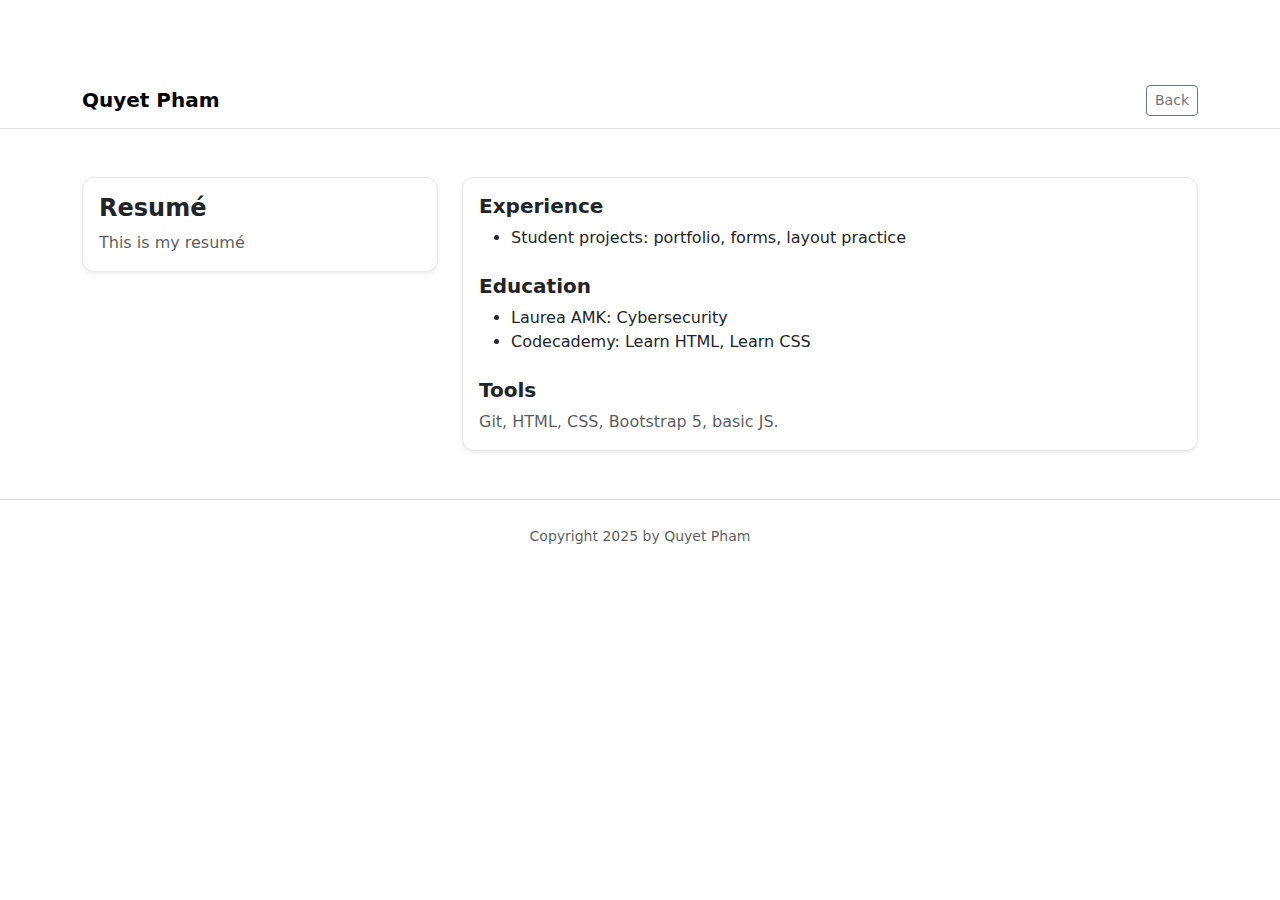
<file: Bootstrap_Assignment/resume.html>
<!DOCTYPE html>
<html lang="en">
<head>
  <meta charset="UTF-8" />
  <meta name="viewport" content="width=device-width, initial-scale=1.0"/>
  <title>Quyet Pham - Resumé</title>

  <link href="https://cdn.jsdelivr.net/npm/bootstrap@5.3.3/dist/css/bootstrap.min.css" rel="stylesheet">
  <link rel="stylesheet" href="styles.css">
</head>

<body>
  <nav class="navbar navbar-expand-lg navbar-light bg-white border-bottom">
    <div class="container">
      <a class="navbar-brand fw-semibold" href="index.html">Quyet Pham</a>
      <a class="btn btn-outline-secondary btn-sm" href="index.html">Back</a>
    </div>
  </nav>

  <main class="container py-5">
    <div class="row g-4">
      <div class="col-12 col-lg-4">
        <div class="card shadow-sm">
          <div class="card-body">
            <h1 class="h4 fw-bold mb-2">Resumé</h1>
            <p class="text-muted mb-0">This is my resumé</p>
          </div>
        </div>
      </div>

      <div class="col-12 col-lg-8">
        <div class="card shadow-sm">
          <div class="card-body">
            <h2 class="h5 fw-bold">Experience</h2>
            <ul class="mb-4">
              <li>Student projects: portfolio, forms, layout practice</li>
            </ul>

            <h2 class="h5 fw-bold">Education</h2>
            <ul class="mb-4">
              <li>Laurea AMK: Cybersecurity</li>
              <li>Codecademy: Learn HTML, Learn CSS</li>
            </ul>

            <h2 class="h5 fw-bold">Tools</h2>
            <p class="text-muted mb-0">
              Git, HTML, CSS, Bootstrap 5, basic JS.
            </p>
          </div>
        </div>
      </div>
    </div>
  </main>

  <footer class="py-4 bg-white border-top">
    <div class="container text-center">
      <span class="text-muted small">Copyright 2025 by Quyet Pham</span>
    </div>
  </footer>
</body>
</html>
</file>
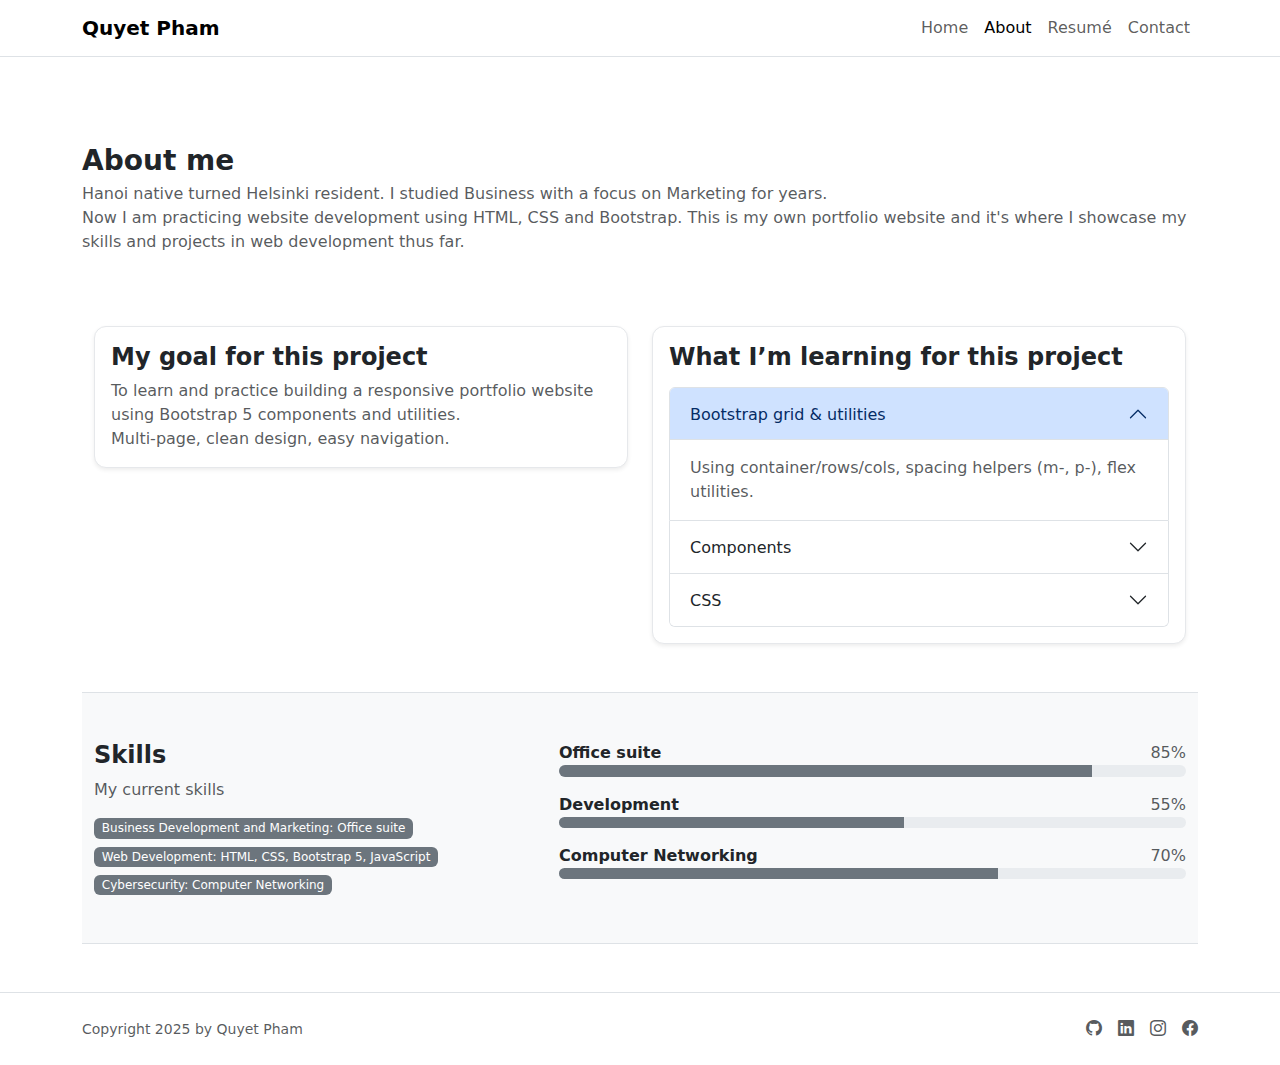
<file: WSD_Final_Project/about.html>
<!DOCTYPE html>
<html lang="en">
<head>
  <meta charset="UTF-8" />
  <meta name="viewport" content="width=device-width, initial-scale=1.0"/>
  <title>Quyet Pham - About me</title>

  <link rel="icon" href="favicon.ico">
  <link href="https://cdn.jsdelivr.net/npm/bootstrap@5.3.3/dist/css/bootstrap.min.css" rel="stylesheet">
  <link rel="stylesheet" href="https://cdn.jsdelivr.net/npm/bootstrap-icons@1.11.3/font/bootstrap-icons.min.css">
  <link rel="stylesheet" href="styles.css">
</head>

<body>
  <nav class="navbar navbar-expand-lg navbar-light bg-white border-bottom fixed-top">
    <div class="container">
      <a class="navbar-brand fw-semibold" href="index.html">Quyet Pham</a>

      <button class="navbar-toggler" type="button" data-bs-toggle="collapse" data-bs-target="#navContent"
              aria-controls="navContent" aria-expanded="false" aria-label="Toggle navigation">
        <span class="navbar-toggler-icon"></span>
      </button>

      <div id="navContent" class="collapse navbar-collapse">
        <ul class="navbar-nav ms-auto mb-2 mb-lg-0">
          <li class="nav-item"><a class="nav-link" href="index.html">Home</a></li>
          <li class="nav-item"><a class="nav-link active" aria-current="page" href="about.html">About</a></li>
          <li class="nav-item"><a class="nav-link" href="resume.html">Resumé</a></li>
          <li class="nav-item"><a class="nav-link" href="contact.html">Contact</a></li>
        </ul>
      </div>
    </div>
  </nav>

  <main class="container py-5">
    <div class="pt-4"></div>

    <header class="mb-4">
      <h1 class="h3 fw-bold mb-1">About me</h1>
      <p class="text-muted mb-0">
        Hanoi native turned Helsinki resident. I studied Business with a focus on Marketing for years. <br>
        Now I am practicing website development using HTML, CSS and Bootstrap.
        This is my own portfolio website and it's where I showcase my skills and projects in web development thus far.
      </p>
    </header>

  <!-- section 1: about (card + accordion) -->
  <section id="about" class="py-5">
    <div class="container">
      <div class="row g-4">
        <div class="col-12 col-lg-6">
          <div class="card shadow-sm">
            <div class="card-body">
              <h2 class="h4 fw-bold">My goal for this project</h2>
              <p class="text-muted mb-0">
                To learn and practice building a responsive portfolio website using Bootstrap 5 components and utilities. <br>
                Multi-page, clean design, easy navigation.
              </p>
            </div>
          </div>
        </div>

        <div class="col-12 col-lg-6">
          <!-- accordion component -->
          <div class="card shadow-sm">
            <div class="card-body">
              <h2 class="h4 fw-bold mb-3">What I’m learning for this project</h2>

              <div class="accordion" id="learningAccordion">
                <div class="accordion-item">
                  <h2 class="accordion-header">
                    <button class="accordion-button" type="button" data-bs-toggle="collapse" data-bs-target="#a1">
                      Bootstrap grid & utilities
                    </button>
                  </h2>
                  <div id="a1" class="accordion-collapse collapse show" data-bs-parent="#learningAccordion">
                    <div class="accordion-body text-muted">
                      Using container/rows/cols, spacing helpers (m-, p-), flex utilities.
                    </div>
                  </div>
                </div>

                <div class="accordion-item">
                  <h2 class="accordion-header">
                    <button class="accordion-button collapsed" type="button" data-bs-toggle="collapse" data-bs-target="#a2">
                      Components
                    </button>
                  </h2>
                  <div id="a2" class="accordion-collapse collapse" data-bs-parent="#learningAccordion">
                    <div class="accordion-body text-muted">
                      Cards, accordions, modals, alerts, forms, badges, and progress bars.
                    </div>
                  </div>
                </div>

                <div class="accordion-item">
                  <h2 class="accordion-header">
                    <button class="accordion-button collapsed" type="button" data-bs-toggle="collapse" data-bs-target="#a3">
                      CSS
                    </button>
                  </h2>
                  <div id="a3" class="accordion-collapse collapse" data-bs-parent="#learningAccordion">
                    <div class="accordion-body text-muted">
                      Small tweaks without breaking Bootstrap’s layout.
                    </div>
                  </div>
                </div>
              </div>

            </div>
          </div>
        </div>

      </div>
    </div>
  </section>

  <!-- section 2: skills (badges + progress) -->
  <section id="skills" class="py-5 bg-light border-top border-bottom">
    <div class="container">
      <div class="row g-4 align-items-start">
        <div class="col-12 col-md-5">
          <h2 class="h4 fw-bold">Skills</h2>
          <p class="text-muted">My current skills</p>

          <div class="d-flex flex-wrap gap-2">
            <span class="badge text-bg-secondary">Business Development and Marketing: Office suite</span>
            <span class="badge text-bg-secondary">Web Development: HTML, CSS, Bootstrap 5, JavaScript</span>
            <span class="badge text-bg-secondary">Cybersecurity: Computer Networking</span>
          </div>
        </div>

        <div class="col-12 col-md-7">
          <div class="mb-3">
            <div class="d-flex justify-content-between">
              <span class="fw-semibold">Office suite</span><span class="text-muted">85%</span>
            </div>
            <div class="progress" aria-label="HTML progress" role="progressbar" aria-valuenow="85" aria-valuemin="0" aria-valuemax="100">
              <div class="progress-bar bg-secondary" style="width: 85%"></div>
            </div>
          </div>

          <div class="mb-3">
            <div class="d-flex justify-content-between">
              <span class="fw-semibold">Development</span><span class="text-muted">55%</span>
            </div>
            <div class="progress" aria-label="CSS progress" role="progressbar" aria-valuenow="55" aria-valuemin="0" aria-valuemax="100">
              <div class="progress-bar bg-secondary" style="width: 55%"></div>
            </div>
          </div>

          <div class="mb-0">
            <div class="d-flex justify-content-between">
              <span class="fw-semibold">Computer Networking</span><span class="text-muted">70%</span>
            </div>
            <div class="progress" aria-label="Bootstrap progress" role="progressbar" aria-valuenow="70" aria-valuemin="0" aria-valuemax="100">
              <div class="progress-bar bg-secondary" style="width: 70%"></div>
            </div>
          </div>
        </div>

      </div>
    </div>
  </section>
    
  </main>

  <footer class="py-4 bg-white border-top">
    <div class="container d-flex flex-column flex-md-row justify-content-between align-items-center gap-2">
      <span class="text-muted small">Copyright 2025 by Quyet Pham</span>
      <div class="d-flex gap-3 align-items-center">
        <a class="text-muted" href="https://github.com/qlp01" target="_blank" aria-label="GitHub">
          <i class="bi bi-github"></i>
        </a>
        <a class="text-muted" href="https://linkedin.com/in/quyet-pham" target="_blank" aria-label="LinkedIn">
          <i class="bi bi-linkedin"></i>
        </a>
        <a class="text-muted" href="https://instagram.com/quyetlepham" target="_blank" aria-label="Instagram">
          <i class="bi bi-instagram"></i>
        </a>
        <a class="text-muted" href="https://facebook.com/quyetlepham" target="_blank" aria-label="Facebook">
          <i class="bi bi-facebook"></i>
        </a>
      </div>
    </div>
  </footer>

  <script src="https://cdn.jsdelivr.net/npm/bootstrap@5.3.3/dist/js/bootstrap.bundle.min.js"></script>
</body>
</html>
</file>
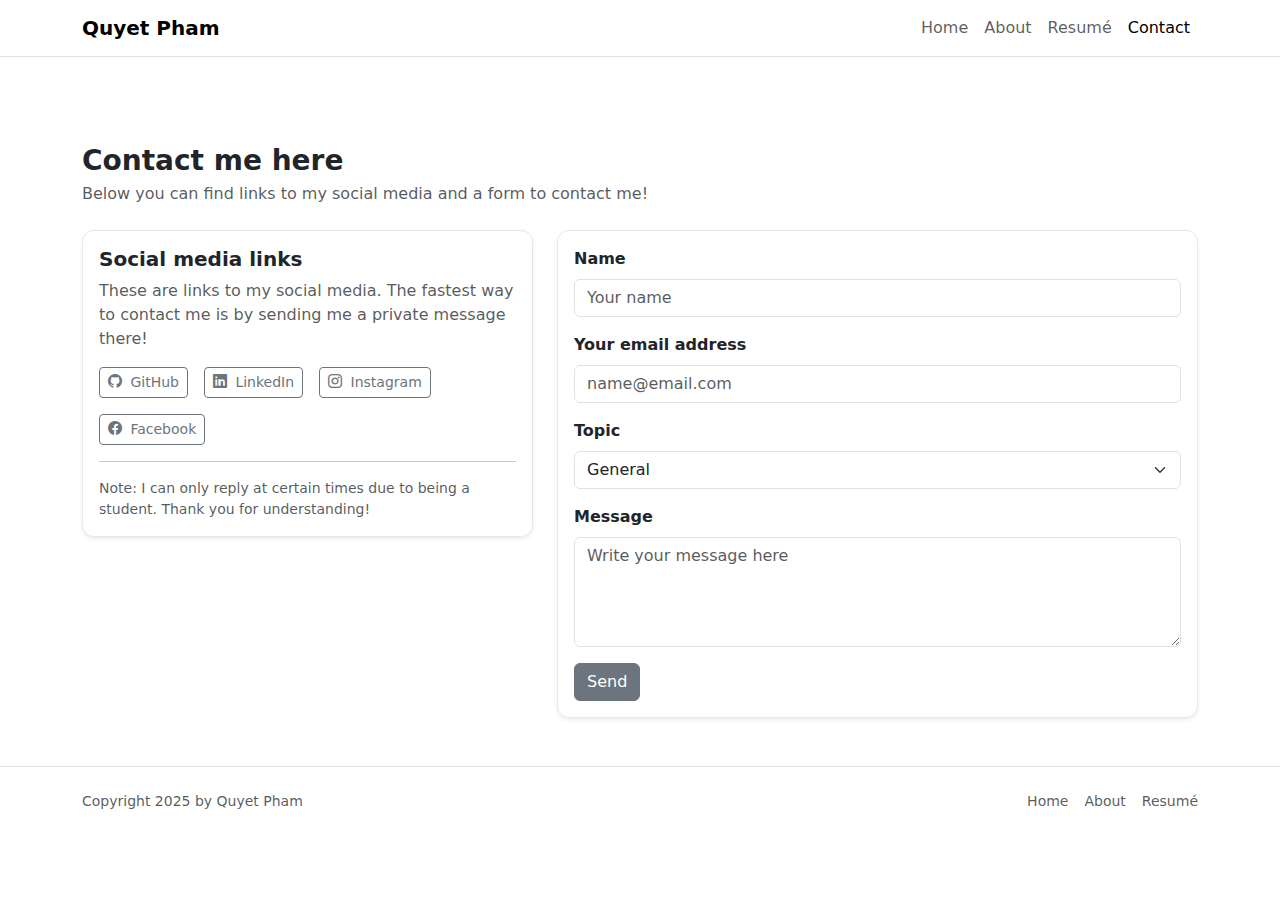
<file: WSD_Final_Project/contact.html>
<!DOCTYPE html>
<html lang="en">
<head>
  <meta charset="UTF-8" />
  <meta name="viewport" content="width=device-width, initial-scale=1.0"/>
  <title>Quyet Pham - Contact me</title>

  <link rel="icon" href="favicon.ico">

  <link href="https://cdn.jsdelivr.net/npm/bootstrap@5.3.3/dist/css/bootstrap.min.css" rel="stylesheet">
  <link rel="stylesheet" href="https://cdn.jsdelivr.net/npm/bootstrap-icons@1.11.3/font/bootstrap-icons.min.css">
  <link rel="stylesheet" href="styles.css">
</head>

<body>
  <nav class="navbar navbar-expand-lg navbar-light bg-white border-bottom fixed-top">
    <div class="container">
      <a class="navbar-brand fw-semibold" href="index.html">Quyet Pham</a>

      <button class="navbar-toggler" type="button" data-bs-toggle="collapse" data-bs-target="#navContent"
              aria-controls="navContent" aria-expanded="false" aria-label="Toggle navigation">
        <span class="navbar-toggler-icon"></span>
      </button>

      <div id="navContent" class="collapse navbar-collapse">
        <ul class="navbar-nav ms-auto mb-2 mb-lg-0">
          <li class="nav-item"><a class="nav-link" href="index.html">Home</a></li>
          <li class="nav-item"><a class="nav-link" href="about.html">About</a></li>
          <li class="nav-item"><a class="nav-link" href="resume.html">Resumé</a></li>
          <li class="nav-item"><a class="nav-link active" aria-current="page" href="contact.html">Contact</a></li>
        </ul>
      </div>
    </div>
  </nav>

  <main class="container py-5">
    <div class="pt-4"></div>

    <header class="mb-4">
      <h1 class="h3 fw-bold mb-1">Contact me here</h1>
      <p class="text-muted mb-0">Below you can find links to my social media and a form to contact me!</p>
    </header>

    <div class="row g-4">
      <div class="col-12 col-lg-5">
        <div class="card shadow-sm">
          <div class="card-body">
            <h2 class="h5 fw-bold">Social media links</h2>
            <p class="text-muted">These are links to my social media. The fastest way to contact me is by sending me a private message there!</p>

            <div class="d-flex gap-3 align-items-center flex-wrap">
              <a class="btn btn-outline-secondary btn-sm" href="https://github.com/qlp01" target="_blank" aria-label="GitHub">
                <i class="bi bi-github me-1"></i> GitHub
              </a>
              <a class="btn btn-outline-secondary btn-sm" href="https://linkedin.com/in/quyet-pham" target="_blank" aria-label="LinkedIn">
                <i class="bi bi-linkedin me-1"></i> LinkedIn
              </a>
              <a class="btn btn-outline-secondary btn-sm" href="https://instagram.com/quyetlepham" target="_blank" aria-label="Instagram">
                <i class="bi bi-instagram me-1"></i> Instagram
              </a>
              <a class="btn btn-outline-secondary btn-sm" href="https://facebook.com/quyetlepham" target="_blank" aria-label="Facebook">
                <i class="bi bi-facebook me-1"></i> Facebook
              </a>
            </div>

            <hr>
            <p class="text-muted small mb-0">
              Note: I can only reply at certain times due to being a student. Thank you for understanding!
            </p>
          </div>
        </div>
      </div>

      <div class="col-12 col-lg-7">

        <form class="card card-body shadow-sm" action="#" method="post" aria-label="Contact form">
          <div class="mb-3">
            <label for="name" class="form-label fw-semibold">Name</label>
            <input id="name" name="name" class="form-control" type="text" placeholder="Your name" required>
          </div>

          <div class="mb-3">
            <label for="email" class="form-label fw-semibold">Your email address</label>
            <input id="email" name="email" class="form-control" type="email" placeholder="name@email.com" required>
          </div>

          <div class="mb-3">
            <label for="topic" class="form-label fw-semibold">Topic</label>
            <select id="topic" name="topic" class="form-select" aria-label="Select a topic">
              <option value="general" selected>General</option>
              <option value="offers">Job offers</option>
              <option value="feedback">Feedback</option>
            </select>
          </div>

          <div class="mb-3">
            <label for="message" class="form-label fw-semibold">Message</label>
            <textarea id="message" name="message" class="form-control" rows="4" placeholder="Write your message here" required></textarea>
          </div>

          <div class="d-flex justify-content-between align-items-center">
            <button class="btn btn-secondary" type="submit">Send</button>
          </div>
        </form>
      </div>
    </div>
  </main>

  <footer class="py-4 bg-white border-top">
    <div class="container d-flex flex-column flex-md-row justify-content-between align-items-center gap-2">
      <span class="text-muted small">Copyright 2025 by Quyet Pham</span>
      <div class="d-flex gap-3">
        <a class="text-muted small text-decoration-none" href="index.html">Home</a>
        <a class="text-muted small text-decoration-none" href="about.html">About</a>
        <a class="text-muted small text-decoration-none" href="resume.html">Resumé</a>
      </div>
    </div>
  </footer>

  <script src="https://cdn.jsdelivr.net/npm/bootstrap@5.3.3/dist/js/bootstrap.bundle.min.js"></script>
</body>
</html>
</file>
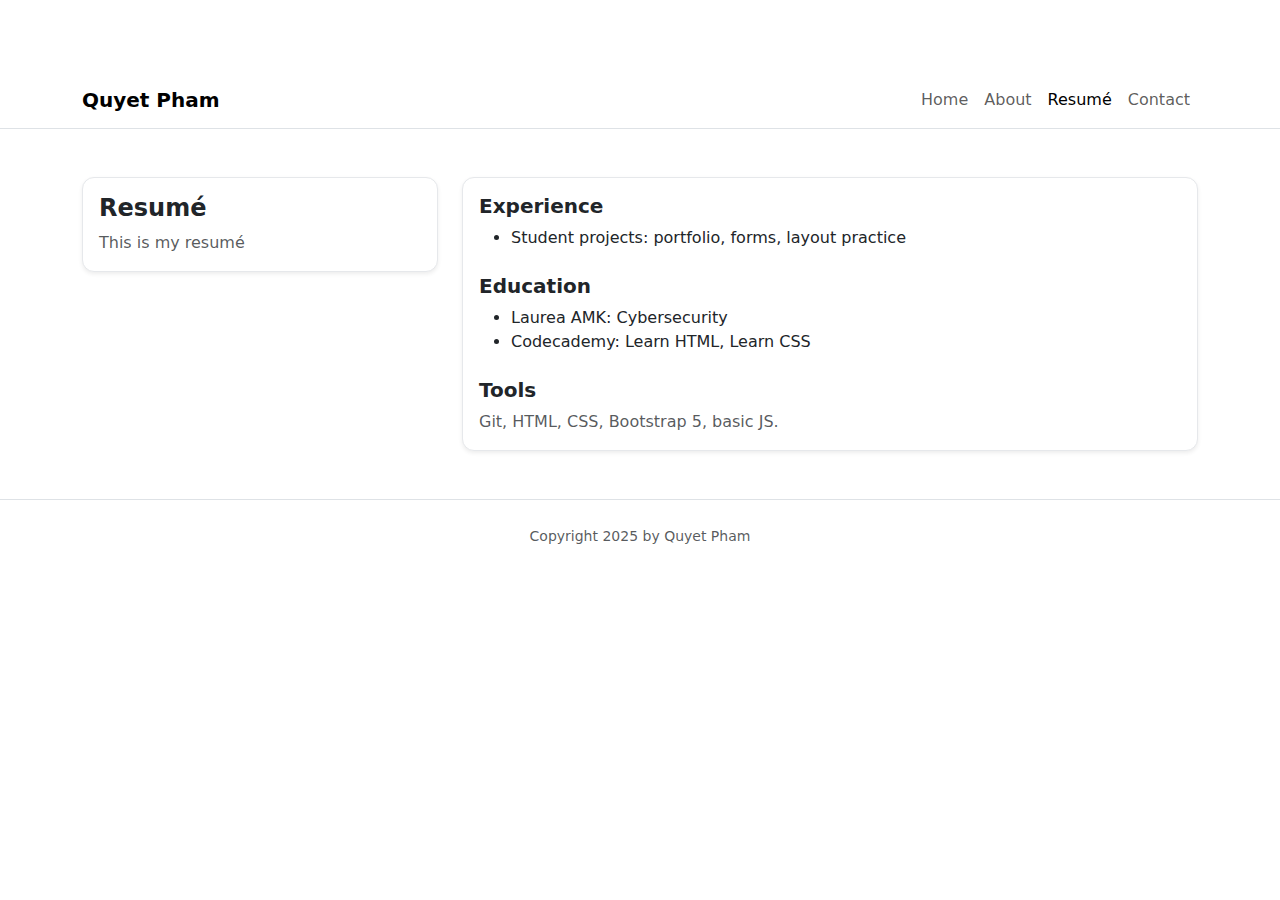
<file: WSD_Final_Project/resume.html>
<!DOCTYPE html>
<html lang="en">
<head>
  <meta charset="UTF-8" />
  <meta name="viewport" content="width=device-width, initial-scale=1.0"/>
  <title>Quyet Pham - Resumé</title>

  <link rel="icon" href="favicon.ico">

  <link href="https://cdn.jsdelivr.net/npm/bootstrap@5.3.3/dist/css/bootstrap.min.css" rel="stylesheet">
  <link rel="stylesheet" href="styles.css">
</head>

<body>
  <nav class="navbar navbar-expand-lg navbar-light bg-white border-bottom">
    <div class="container">
      <a class="navbar-brand fw-semibold" href="index.html">Quyet Pham</a>
      <button class="navbar-toggler" type="button" data-bs-toggle="collapse" data-bs-target="#navContent"
              aria-controls="navContent" aria-expanded="false" aria-label="Toggle navigation">
        <span class="navbar-toggler-icon"></span>
      </button>

      <div id="navContent" class="collapse navbar-collapse">
        <ul class="navbar-nav ms-auto mb-2 mb-lg-0">
          <li class="nav-item"><a class="nav-link" href="index.html">Home</a></li>
          <li class="nav-item"><a class="nav-link" href="about.html">About</a></li>
          <li class="nav-item"><a class="nav-link active" aria-current="page" href="resume.html">Resumé</a></li>
          <li class="nav-item"><a class="nav-link" href="contact.html">Contact</a></li>
        </ul>
      </div>
    </div>
  </nav>

  <main class="container py-5">
    <div class="row g-4">
      <div class="col-12 col-lg-4">
        <div class="card shadow-sm">
          <div class="card-body">
            <h1 class="h4 fw-bold mb-2">Resumé</h1>
            <p class="text-muted mb-0">This is my resumé</p>
          </div>
        </div>
      </div>

      <div class="col-12 col-lg-8">
        <div class="card shadow-sm">
          <div class="card-body">
            <h2 class="h5 fw-bold">Experience</h2>
            <ul class="mb-4">
              <li>Student projects: portfolio, forms, layout practice</li>
            </ul>

            <h2 class="h5 fw-bold">Education</h2>
            <ul class="mb-4">
              <li>Laurea AMK: Cybersecurity</li>
              <li>Codecademy: Learn HTML, Learn CSS</li>
            </ul>

            <h2 class="h5 fw-bold">Tools</h2>
            <p class="text-muted mb-0">
              Git, HTML, CSS, Bootstrap 5, basic JS.
            </p>
          </div>
        </div>
      </div>
    </div>
  </main>

  <footer class="py-4 bg-white border-top">
    <div class="container text-center">
      <span class="text-muted small">Copyright 2025 by Quyet Pham</span>
    </div>
  </footer>

  <script src="https://cdn.jsdelivr.net/npm/bootstrap@5.3.3/dist/js/bootstrap.bundle.min.js"></script>
</body>
</html>
</file>
<file: Bootstrap_Assignment/styles.css>
/* Custom CSS overrides for portfolio built with Bootstrap 5 */
:root {
  --soft-bg: #f6f7f8;
  --soft-border: #e6e8eb;
}

/* keep fixed navbar from covering sections */
body {
  padding-top: 72px;
}

/* softer section header feel */
header.bg-light {
  background: var(--soft-bg) !important; /* small override */
}

/* slightly reduce default card roundness */
.card {
  border-color: var(--soft-border);
  border-radius: 0.75rem;
}

/* Thinner progress bars */
.progress {
  height: 0.7rem;
}

/* badge font weight adjustment */
.badge.text-bg-secondary {
  font-weight: 500;
}

/* footer link hover effect */
footer a:hover {
  text-decoration: underline;
}
</file>
<file: CSS_Assignment_1/style.css>
/* reset to default */
* {
  margin: 0;
  padding: 0;
  box-sizing: border-box;
}

/* type selectors: h1, form, p */
h1 {
  font-family: Arial, sans-serif;
  font-size: 34px;
  color: #ffffff;
  background-color: #000119;
  text-align: center;
  padding: 14px;
}

/* chaining selector: h1.title */
h1.title {
  letter-spacing: 1px;
}

/* ID selector: #main-title */
#main-title {
  border-bottom: 3px solid #2563eb;
}

/* multiple selectors: h1, h2, .menu {} */
h1, h2, .menu {
  font-family: Arial, sans-serif;
}

/* class selector: .form-section */
.form-section {
  background-image: url("https://www.w3schools.com/css/img_lights.jpg");
  background-size: cover;
  background-position: center;
  padding: 18px;
  border-radius: 14px;
}

/* multiple class selector: .green.bold */
.green.bold {
  color: green;
  font-weight: bold;
}

/* type[attribute*=value] */
input[type*="text"] {
  border: 2px solid #d1d5db;
}

/* img[src*='winter'] */
img[src*="winter"] {
  border: 2px solid #2563eb;
  border-radius: 16px;
  opacity: 0.9; /* opacity */
}

/* Descendant combinators */
/* .form label targetting .form-section area */
.form-section label {
  display: block;
  margin-top: 10px;
  margin-bottom: 6px;
  font-weight: 600;
}

/* .main-list li */
.main-list li {
  margin-left: 18px;
}

/* type selector: form */
form {
  background-color: #ffffff;
  padding: 16px;
  border: 1px solid #e5e7eb;
  border-radius: 14px; /* border-radius */
}

/* type selector: p */
p {
  font-size: 16px;
  color: #101;
  opacity: 0.95;
}

/* visual rules + !important */

.muted {
  color: #6b7280 !important;
}


.card {
  margin: 6px 11px 4px 9px;          /* margin shorthand */
  padding: 6px 10px 5px 12px;         /* padindg shorthand */
  border: 1px solid #e5e7eb;
  border-radius: 14px;
}

/* auto centering: margin: 0 auto; */
.wrap {
  max-width: 980px;
  margin: 0 auto;
  padding: 18px;
}

/* width/height + min/max + overflow */
embed {
  width: 100%;
  height: 240px;
  min-width: 240px;
  max-width: 980px;
  min-height: 180px;
  max-height: 300px;
  overflow: auto;
  border: 1px solid #e5e7eb;
  border-radius: 12px;
}

/* individual margin andpadding properties */
footer {
  margin-top: 18px;
  margin-right: 0;
  margin-bottom: 0;
  margin-left: 0;

  padding-top: 14px;
  padding-right: 14px;
  padding-bottom: 14px;
  padding-left: 14px; 

  background-color: #000119;
  color: #cccffe;
  text-align: center;
}

/* visibility hidden */
.hide-me {
  visibility: hidden;
}

/* pseudo-classes: hover, focus, disabled, visited, active */

/* link pseudo-classes */
nav a:visited {
  opacity: 0.75;
}

nav a:hover {
  text-decoration: underline;
}

nav a:active {
  opacity: 0.6;
}

/* form pseudo-classes */
input:focus,
textarea:focus,
select:focus {
  border-color: #2563eb;
  outline: none;
}

input:disabled {
  background-color: #f3f4f6;
  cursor: not-allowed;
}
</file>
<file: CSS_Assignment_2/style.css>
/* reset */
* {box-sizing: border-box;}

/* typography: font-family with fallback, font-weight keyword+numeric, italic, uppercase, spacing, line-height, align */
body {
  font-family: "Oswald", Arial, sans-serif;
  font-weight: 300; 
  line-height: 1.5; 
  word-spacing: 2px; 
  letter-spacing: 0.3px;
  background-color: hsl(210, 40%, 96%); 
  margin: 0;
}

h1, h2 {
  text-transform: uppercase; 
  text-align: center;
}

.sub {
  font-style: italic;
  text-align: center;
  opacity: 0.85;
}

/* position: fixed, sticky, relative, absolute, static, top/bottom/left/right, z-index */

.topbar {
  position: fixed;
  top: 0;
  left: 0;
  right: 0; 
  z-index: 10;
  padding: 10px;
  background-color: #000119;
  color: #cccffe;
}

/* sticky nav */
.nav {
  position: sticky;
  top: 70px;
  z-index: 9;
  background: rgba(255, 255, 255, 0.85); /* rgba opacity */
  padding: 10px;
  text-align: center;
}

/* display inline links */
.nav a {
  display: inline;
  color: blue;
  margin: 0 10px;
}

.nav a:visited { color: #7c3aed; }
.nav a:hover { color: rgb(255, 0, 0); }

/* banner uses relative; badge uses absolute */
.banner {
  position: relative; /* relative */
  margin-top: 120px;
  padding: 16px;
  background-color: hsla(120, 60%, 70%, 0.35); /* hsla opacity */
  border-bottom: 2px solid #A52A2A; /* hex color */
}

/* absolute badge inside banner */
.badge {
  position: absolute;
  top: 8px;
  right: 10px;
  background-color: red;
  color: white;
  padding: 4px 8px;
  font-weight: bold;  /* font-weight */
}

/* Gallery layotu: display block / inline-block, float & clear */
.section {
  display: block;
  padding: 18px;
}

.gallery {

}

/* inline-block */
.card {
  display: inline-block;
  width: 280px;
  margin: 10px;
  background-color: #fff;
  border: 1px solid rgb(200, 200, 200);
  vertical-align: top;
  position: static;
}

.card img {
  width: 100%;
  height: 170px;
  object-fit: cover;
  display: block;
}

/* float */
.float-note {
  float: right;
  width: 200px;
  padding: 8px;
  margin: 6px;
  background-color: transparent;
  border: 1px dashed #111;
}

/* clear */
.clear-me {
  clear: both;
}

.card-abs {
  position: relative;           /* relative container for absolute corner */
}

.corner {
  position: absolute;
  bottom: 8px;
  left: 8px;
  background-color: rgba(0,0,0,0.6);
  color: white;
  padding: 2px 6px;
  z-index: 2;
}

.card-sticky {
  position: relative;
}

.card-inline {
  display: inline;
}

figcaption {
  padding: 8px;
  color: #111;
  background-color: hsl(0, 0%, 98%);
}

.art-title {
  font-weight: 600;
  letter-spacing: 0.6px;
}

.price {
  color: red;
}

.footer {
  position: static;
  padding: 14px;
  background-color: #000119;
  color: #cccffe;
  text-align: center;
}
</file>
<file: WSD_Final_Project/styles.css>
/* Custom CSS overrides for portfolio built with Bootstrap 5 */
:root {
  --soft-bg: #f6f7f8;
  --soft-border: #e6e8eb;
}

/* keep fixed navbar from covering sections */
body {
  padding-top: 72px;
}

/* softer section header feel */
header.bg-light {
  background: var(--soft-bg) !important; /* small override */
}

/* slightly reduce default card roundness */
.card {
  border-color: var(--soft-border);
  border-radius: 0.75rem;
}

/* Thinner progress bars */
.progress {
  height: 0.7rem;
}

/* badge font weight adjustment */
.badge.text-bg-secondary {
  font-weight: 500;
}

/* footer link hover effect */
footer a:hover {
  text-decoration: underline;
}
</file>
